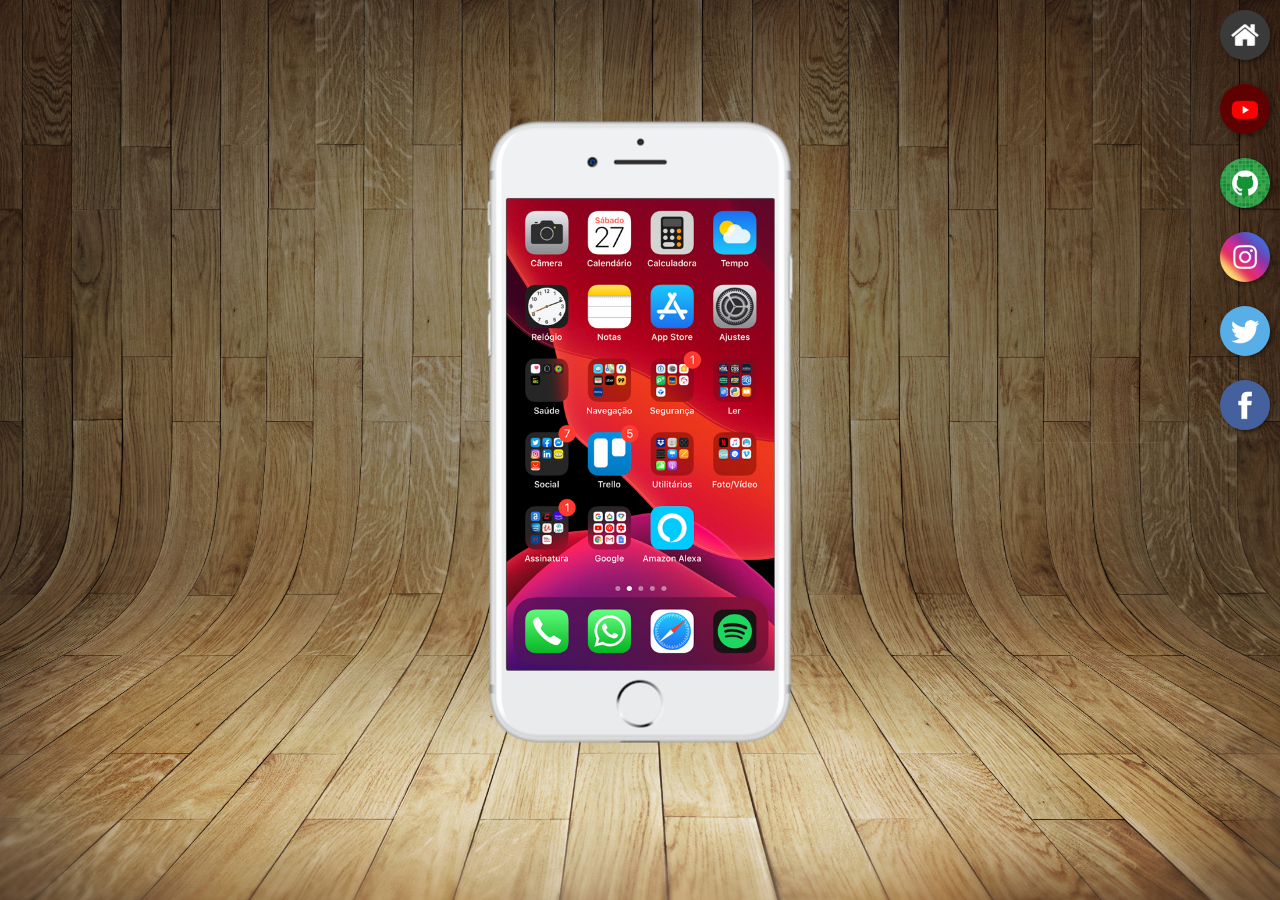
<file: index.html>
<!DOCTYPE html>
<html lang="pt-br">
<head>
    <meta charset="UTF-8">
    <meta http-equiv="X-UA-Compatible" content="IE=edge">
    <meta name="viewport" content="width=device-width, initial-scale=1.0">
    <title>Projeto Redes Sociais</title>
    <link rel="stylesheet" href="estilos/style.css">
</head>
<body>
    <main>
        <section id="telefone">
            <iframe src="home.html" frameborder="0" name="tela" id="tela">O seu navegador não é compatível com esse recurso.</iframe>
        </section>
        <section id="redes-sociais">
            <a href="home.html" target="tela"><img src="imagens/logo-home.jpg" alt="home"></a> <br>
            <a href="youtube.html" target="tela"><img src="imagens/logo-youtube.jpg" alt="youtube"></a> <br>
            <a href="github.html" target="tela"><img src="imagens/logo-github.jpg" alt="github"></a> <br>
            <a href="instagram.html" target="tela"><img src="imagens/logo-instagram.jpg" alt="instagram"></a> <br>
            <a href="twitter.html" target="tela"><img src="imagens/logo-twitter.jpg" alt="twitter"></a> <br>
            <a href="facebook.html" target="tela"><img src="imagens/logo-facebook.jpg" alt="facebook"></a>
        </section>
    </main>
    
</body>
</html>
</file>
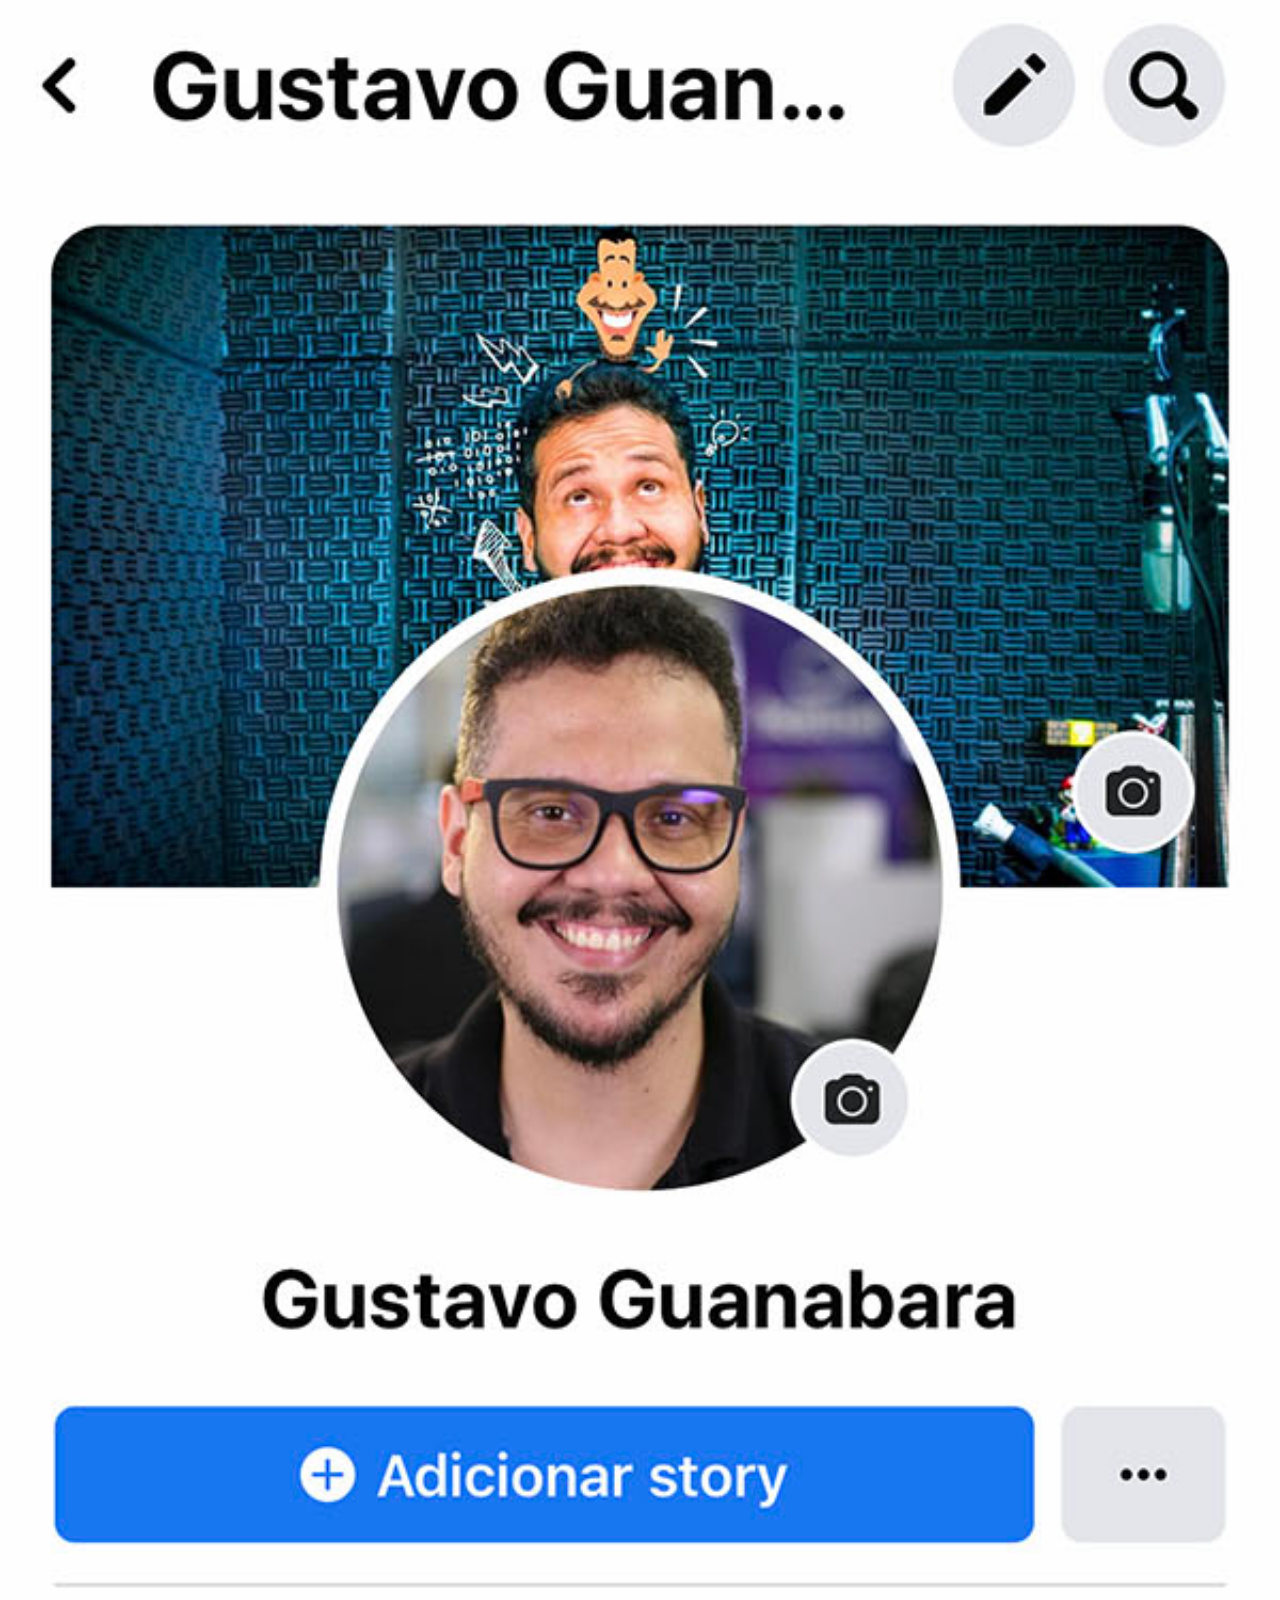
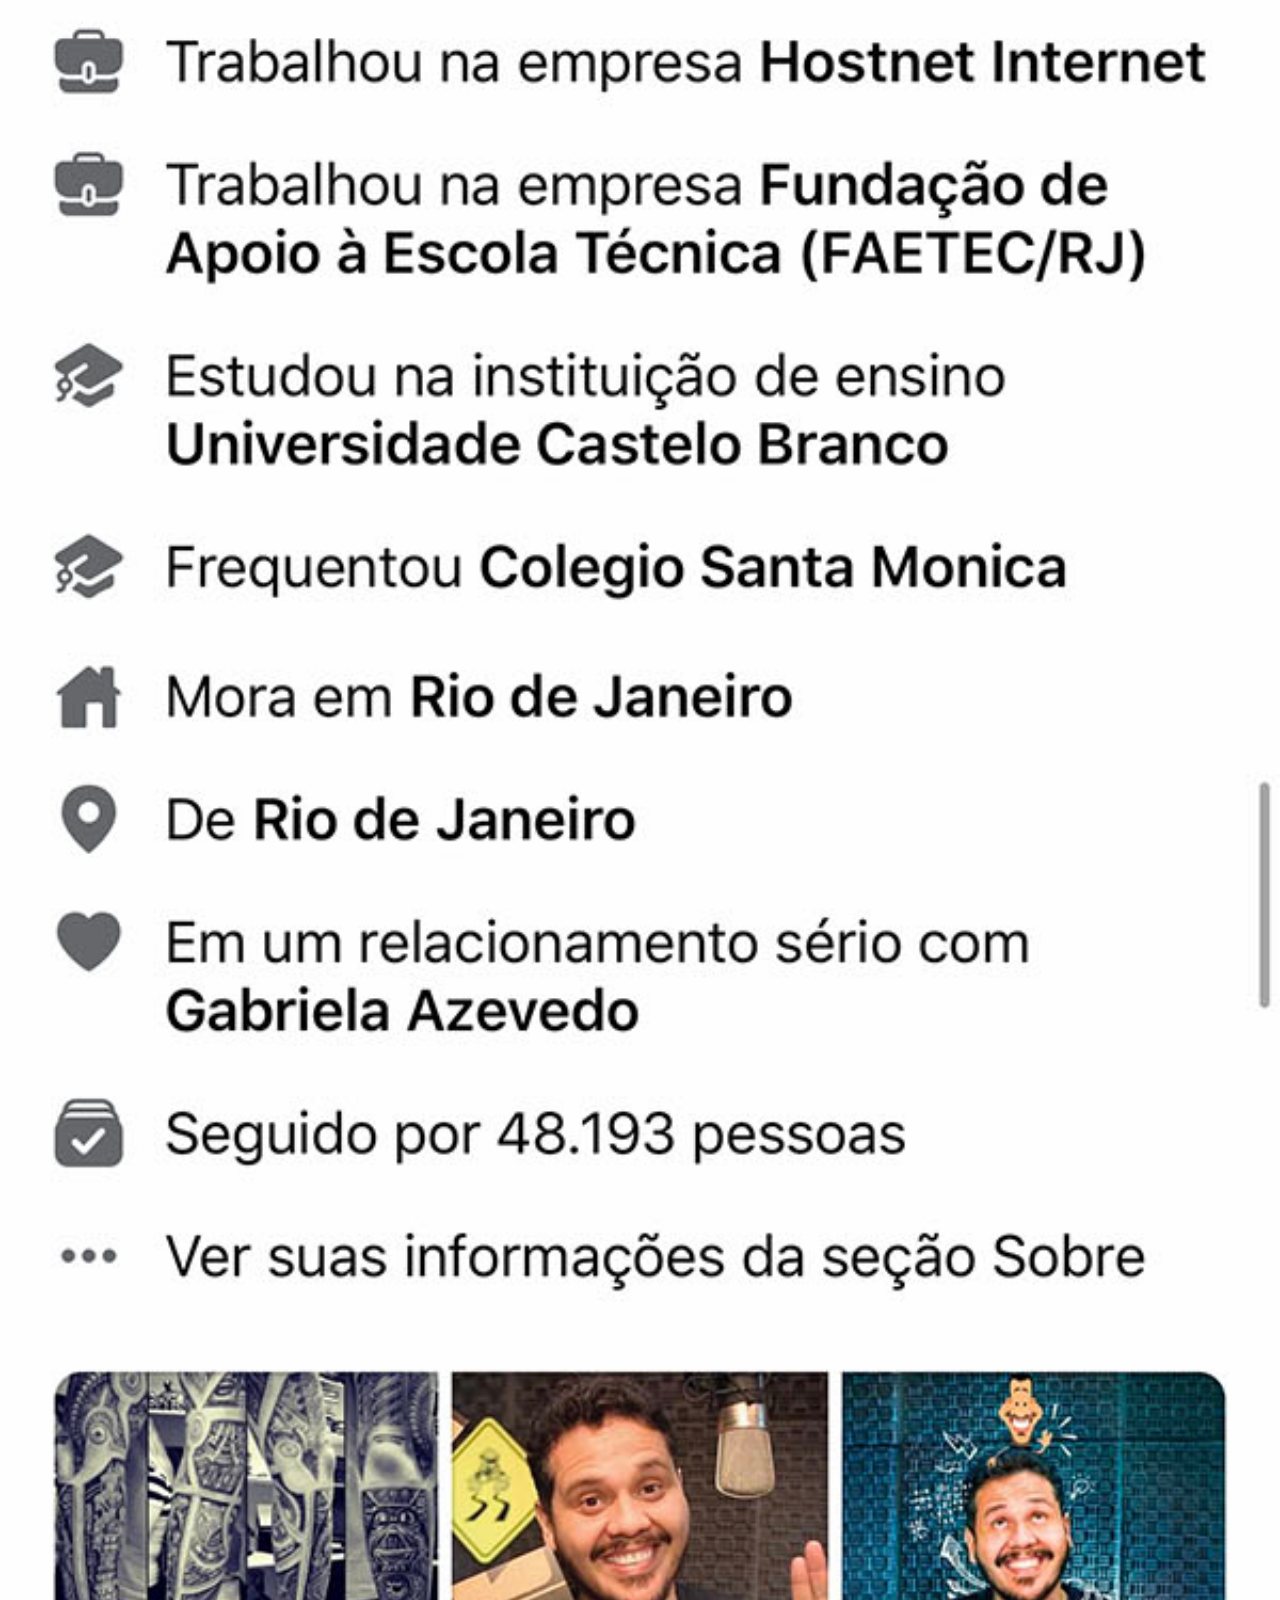
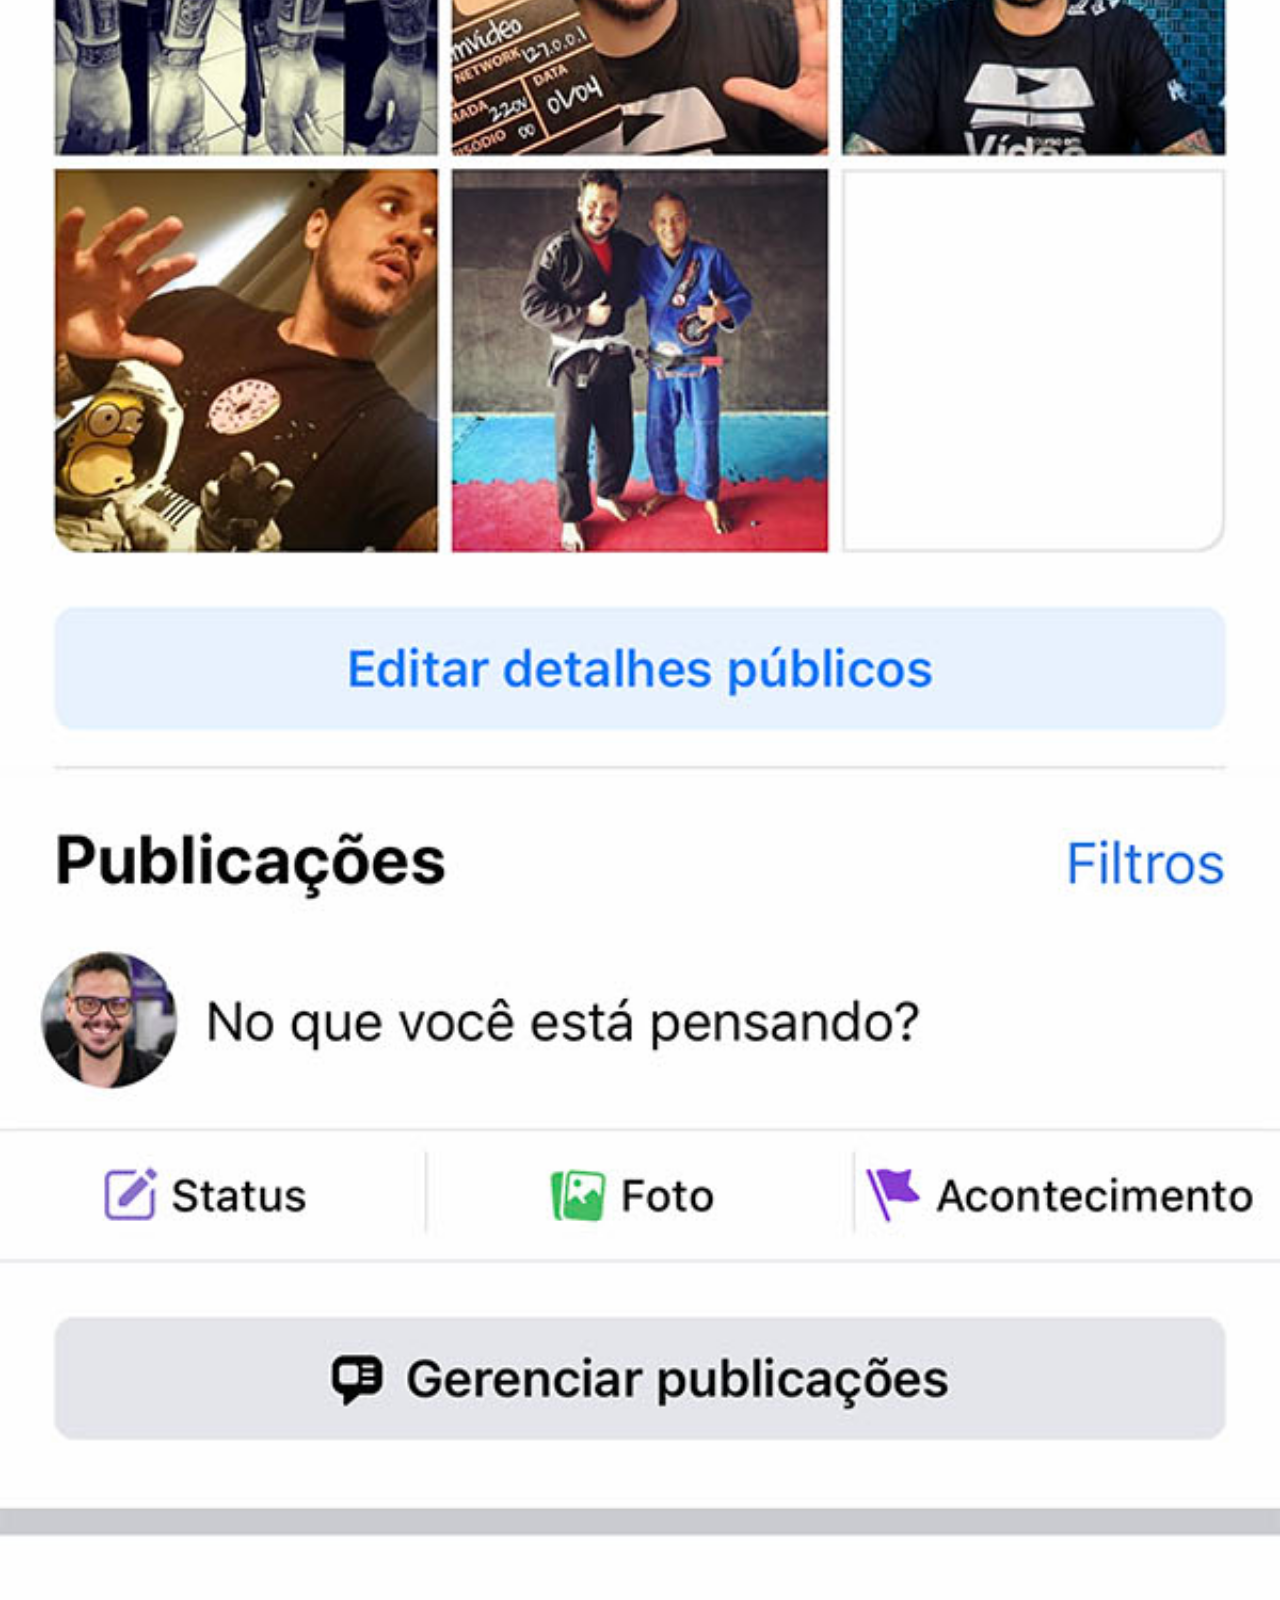
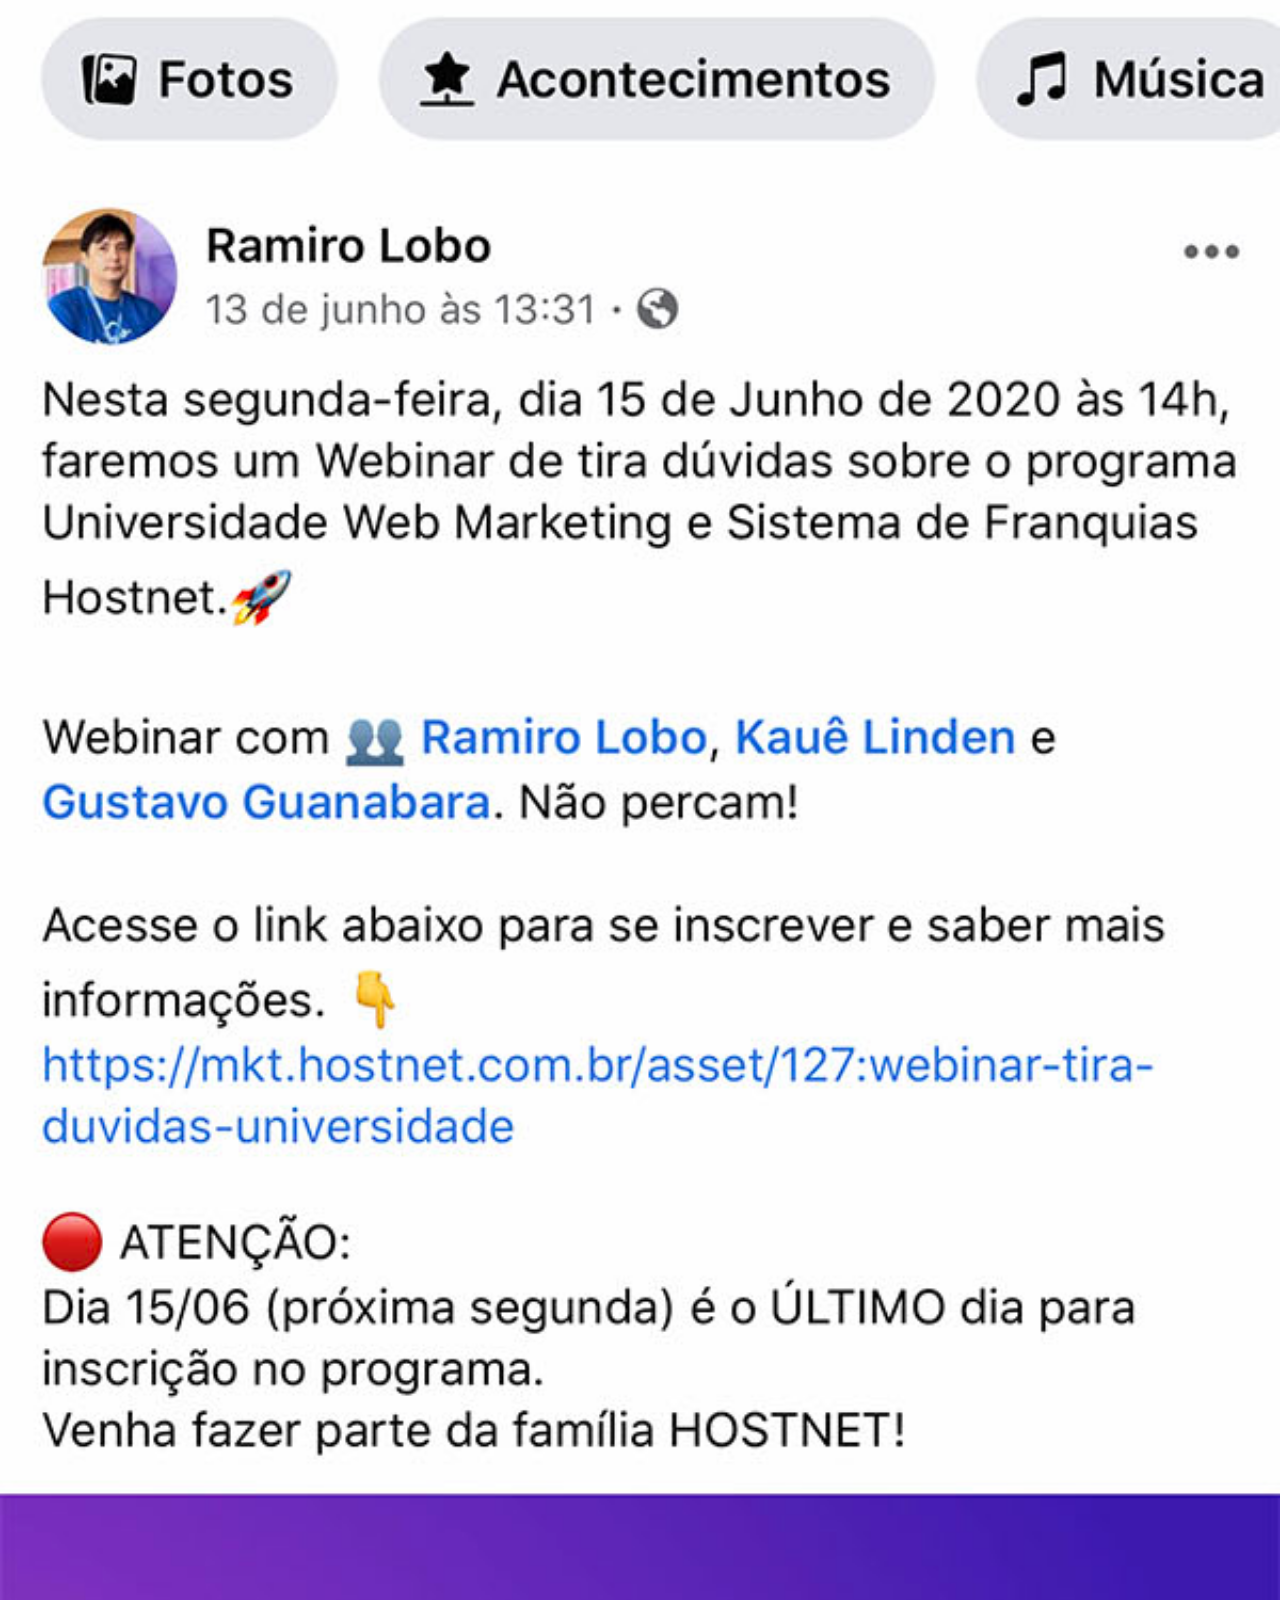
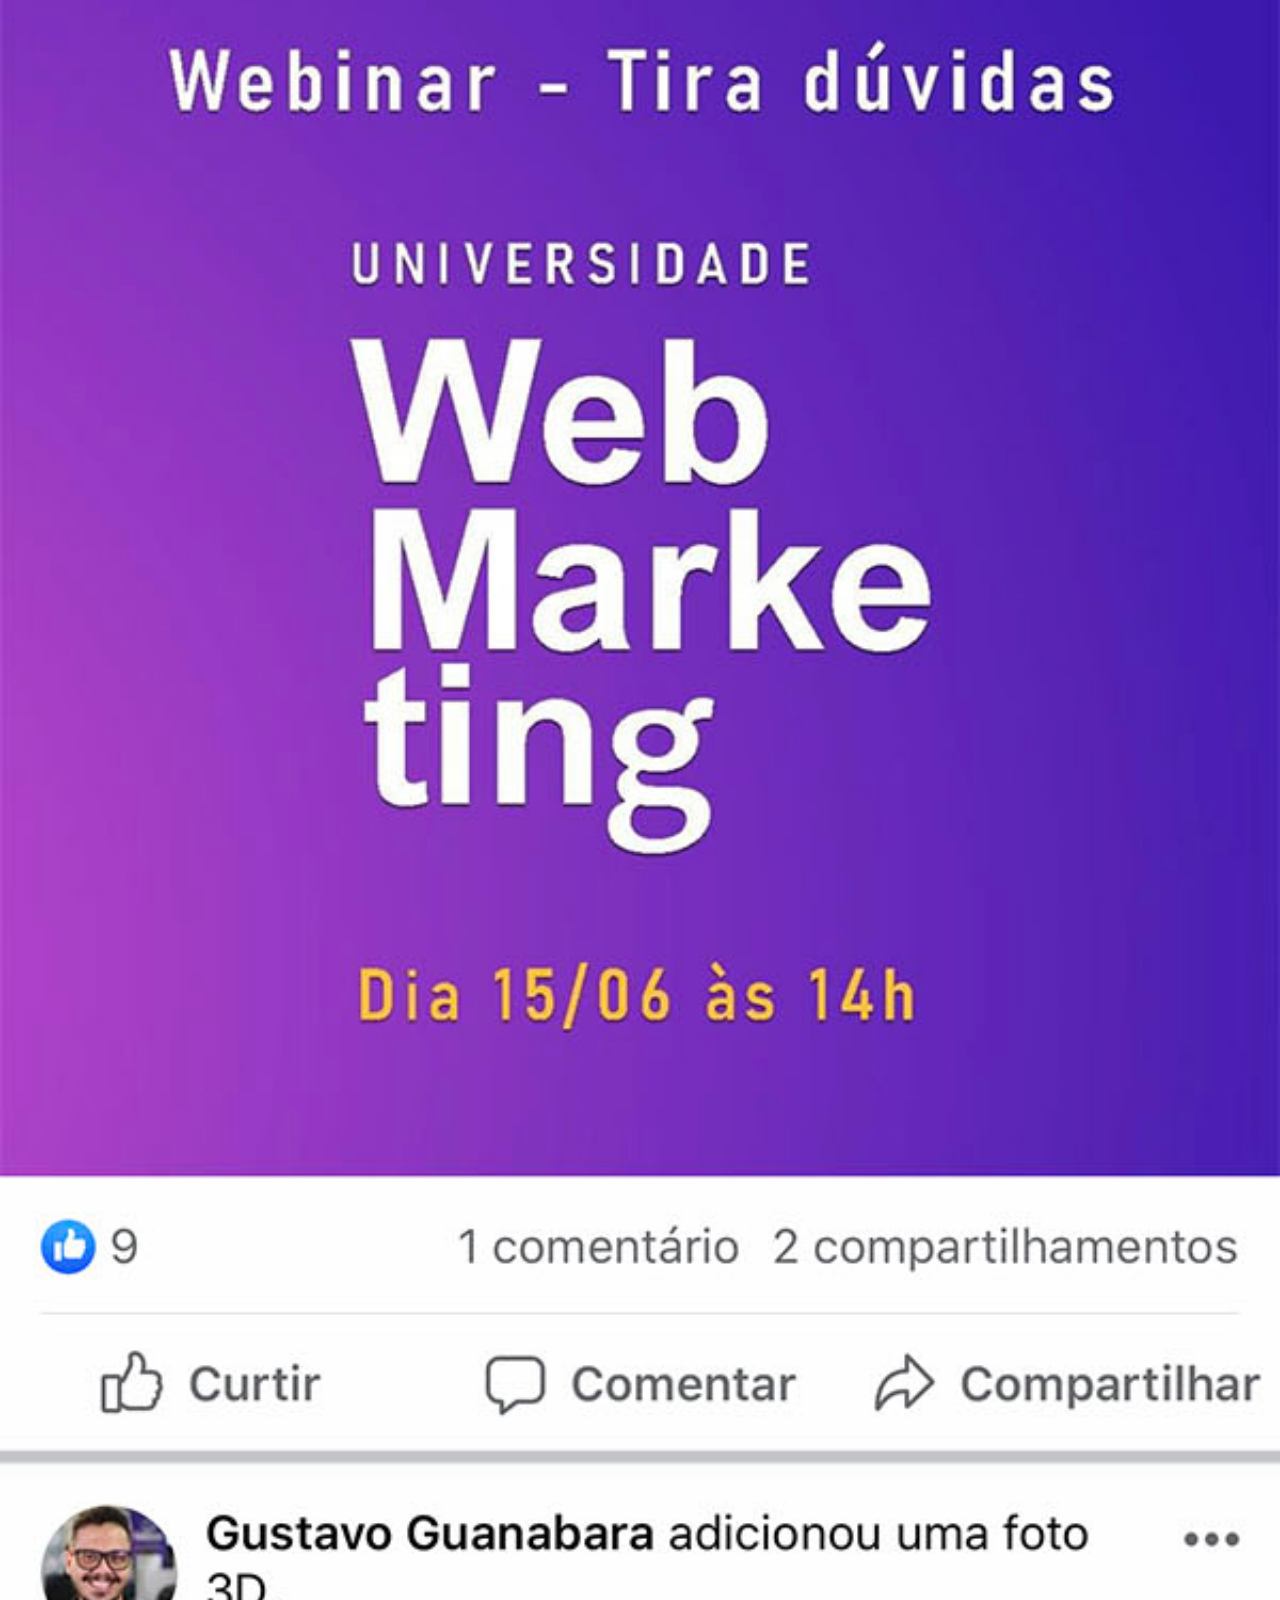
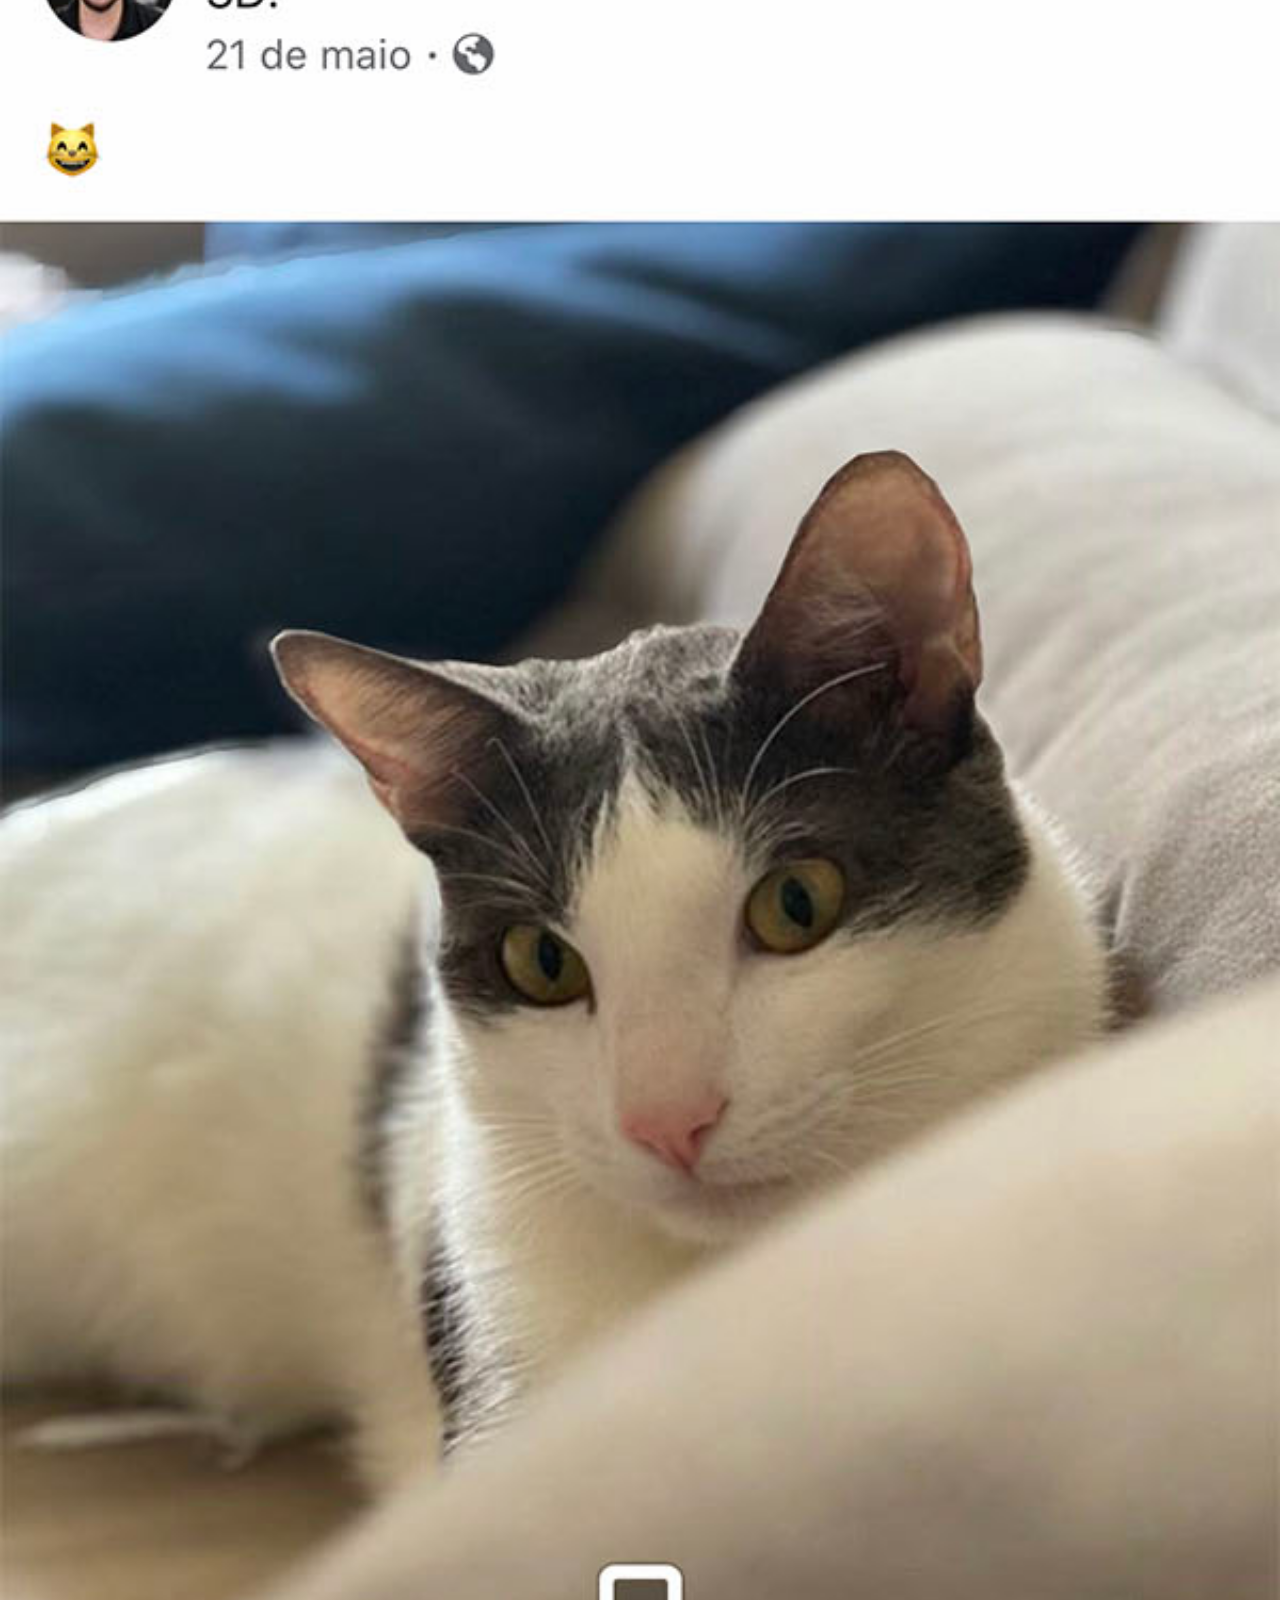
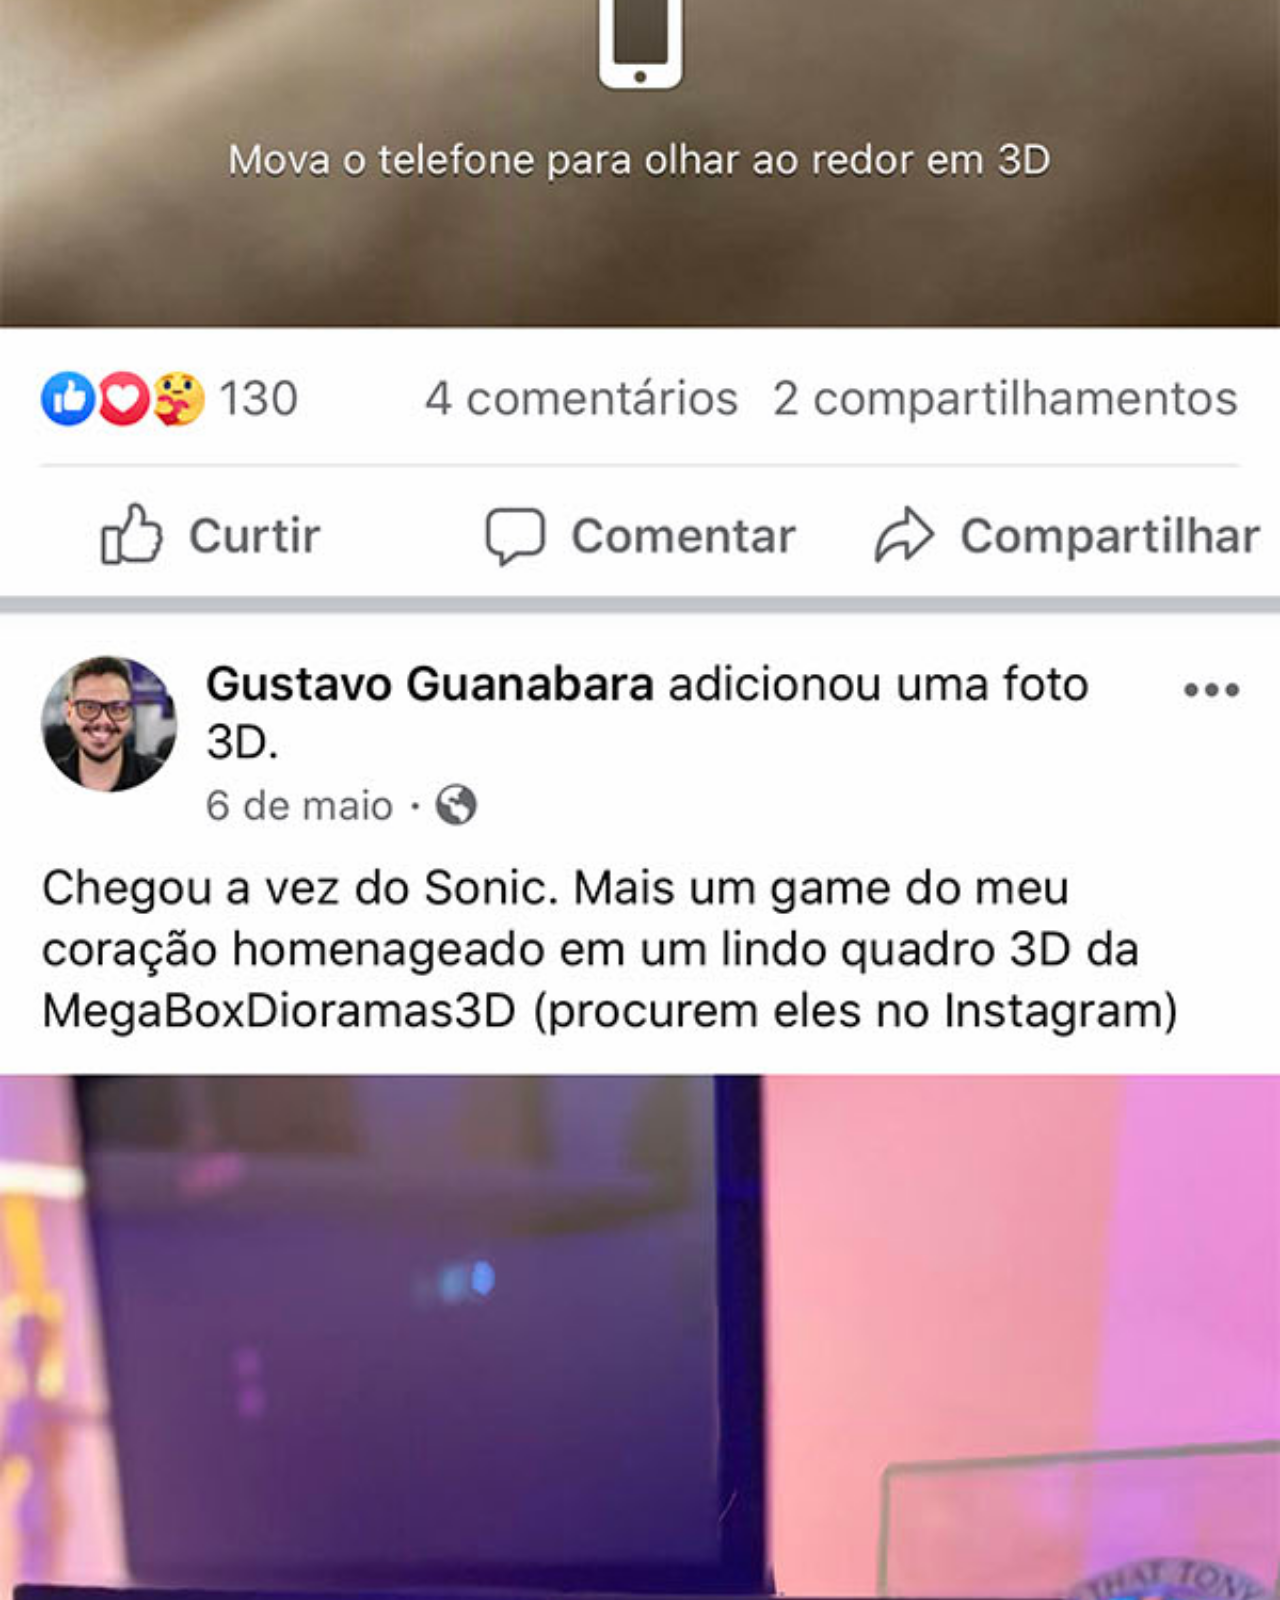
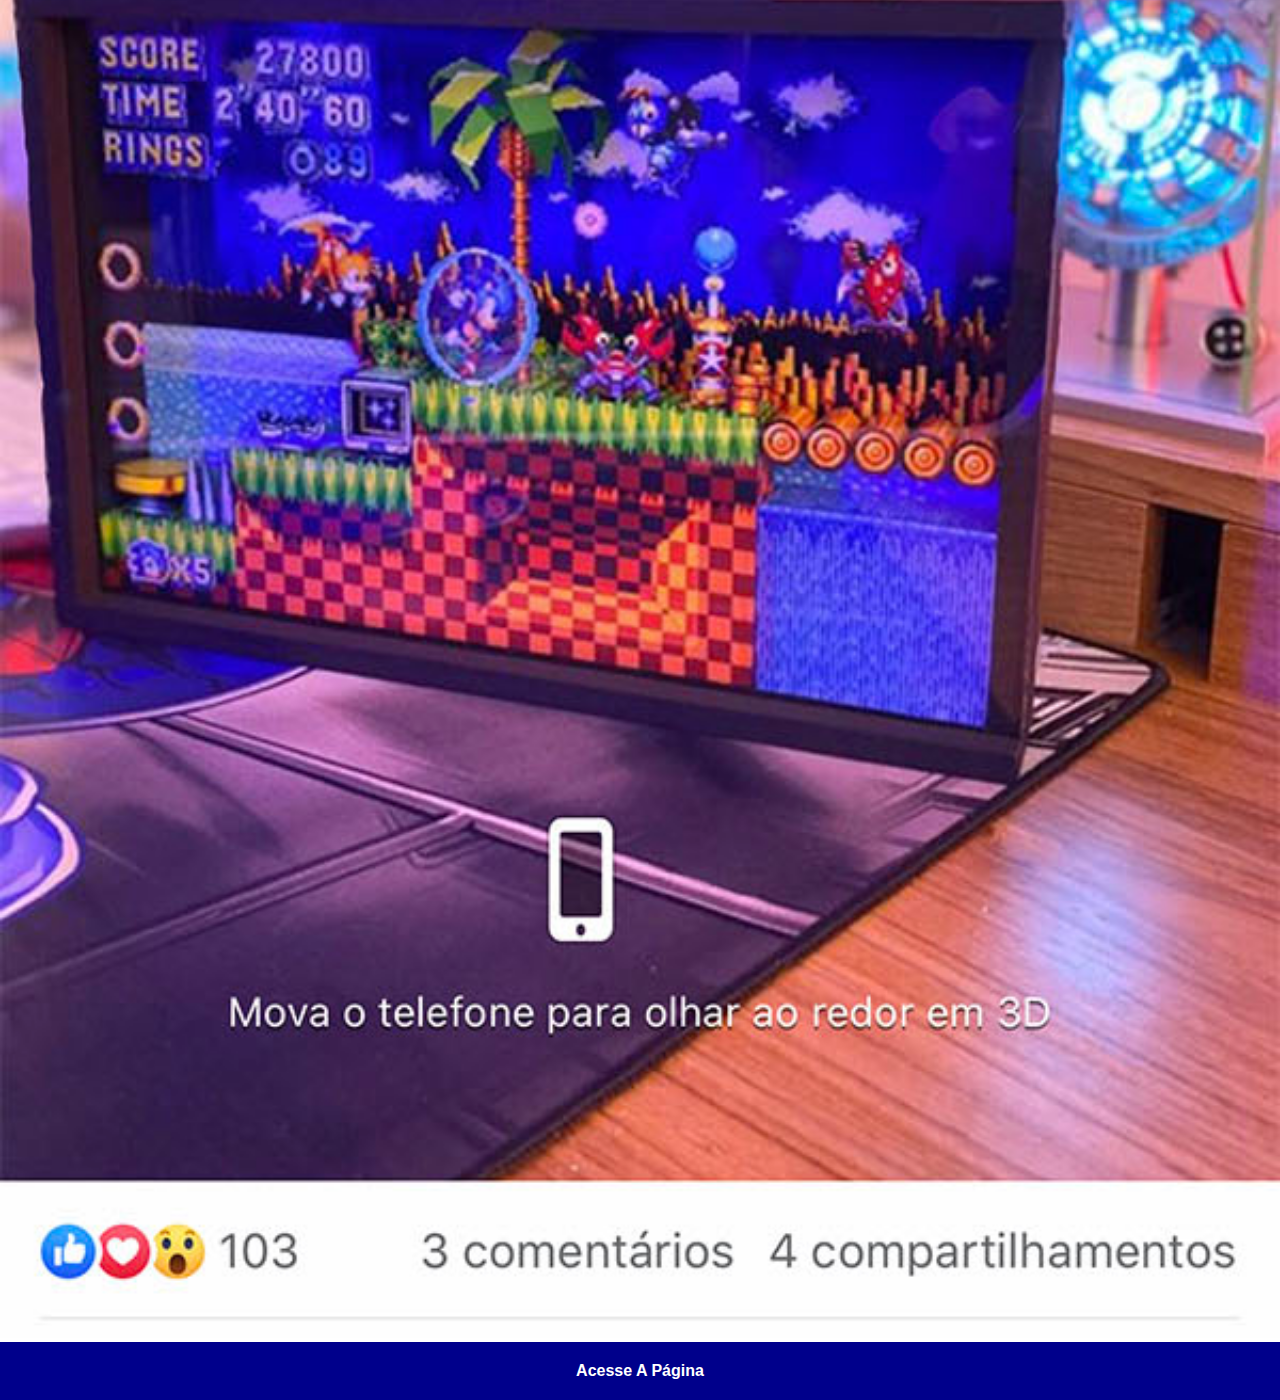
<file: facebook.html>
<!DOCTYPE html>
<html lang="pt-br">
<head>
    <meta charset="UTF-8">
    <meta http-equiv="X-UA-Compatible" content="IE=edge">
    <meta name="viewport" content="width=device-width, initial-scale=1.0">
    <title>Facebook</title>
    <style>
        
        ::-webkit-scrollbar{
            width: 0px;
            height: 0px;
        }

        *{
            font-family: Arial, Helvetica, sans-serif;
            margin: 0px;
            padding: 0px;
        }

        img{
            width: 100vw;
        }

        a{
            display: block;
            background-color: darkblue;
            color: white;
            padding: 20px;
            text-align: center;
            font-weight: bolder;
            text-decoration: none;
        }

        a:hover{
            text-decoration: underline;
            color: lightblue;
            font-weight: bold;
            transition: 0.3s;
        }
    </style>
</head>
<body>
    <img src="imagens/tela-facebook.jpg" alt="Facebook">
    <a href="https://www.facebook.com/gustavoguanabara" target="_blank">Acesse A Página</a>
    
</body>
</html>
</file>
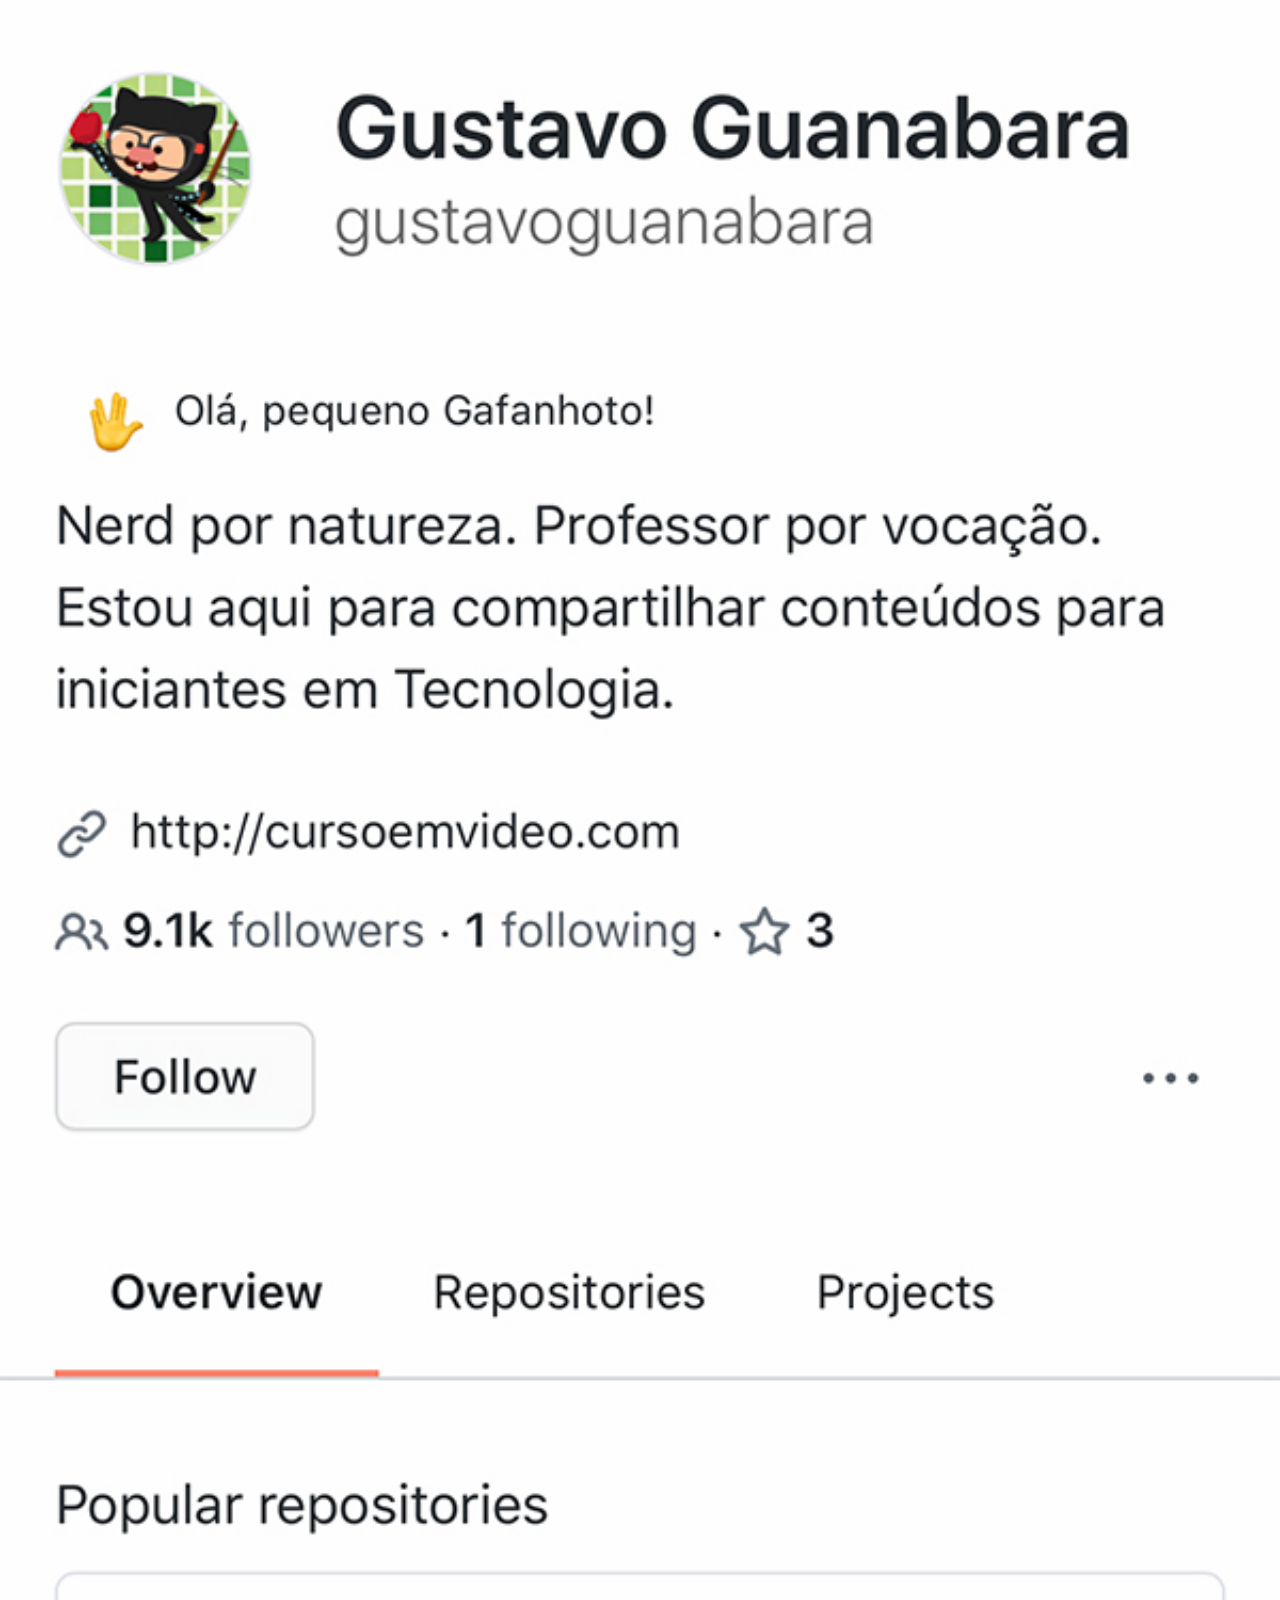
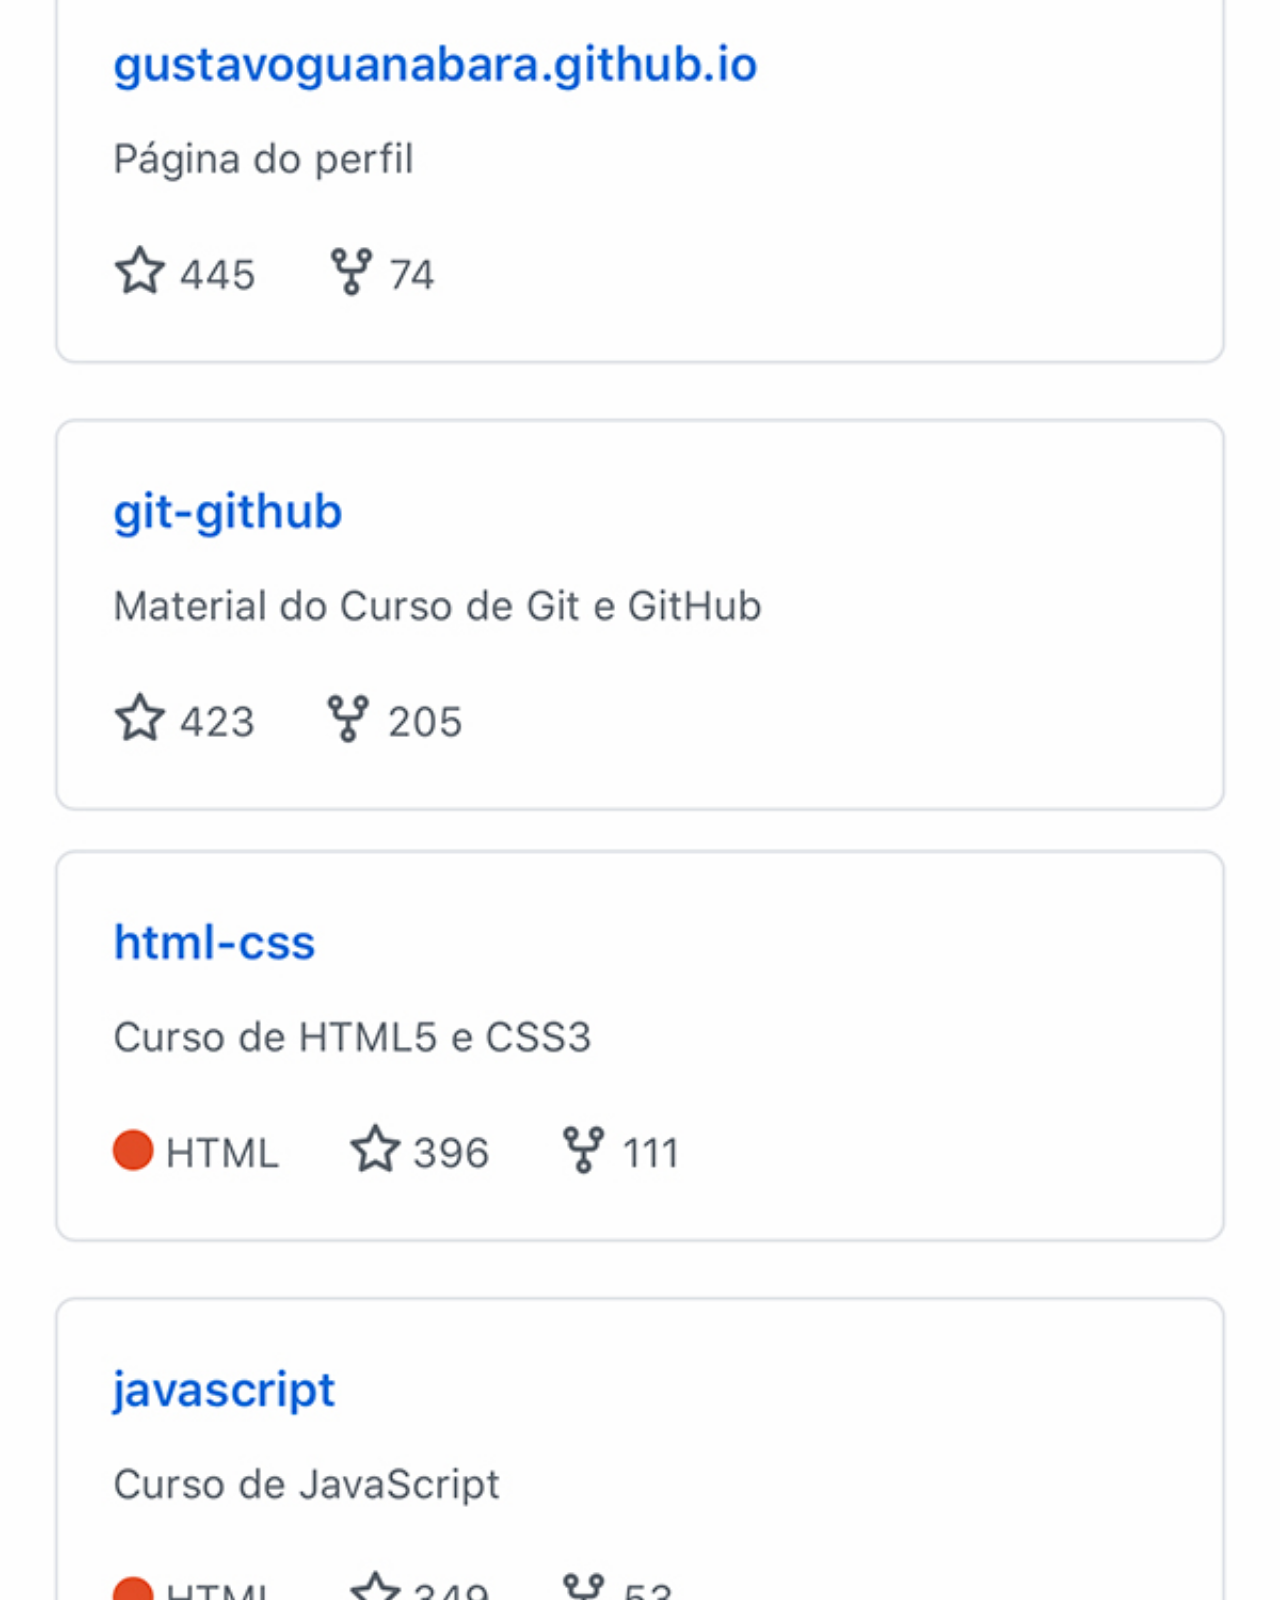
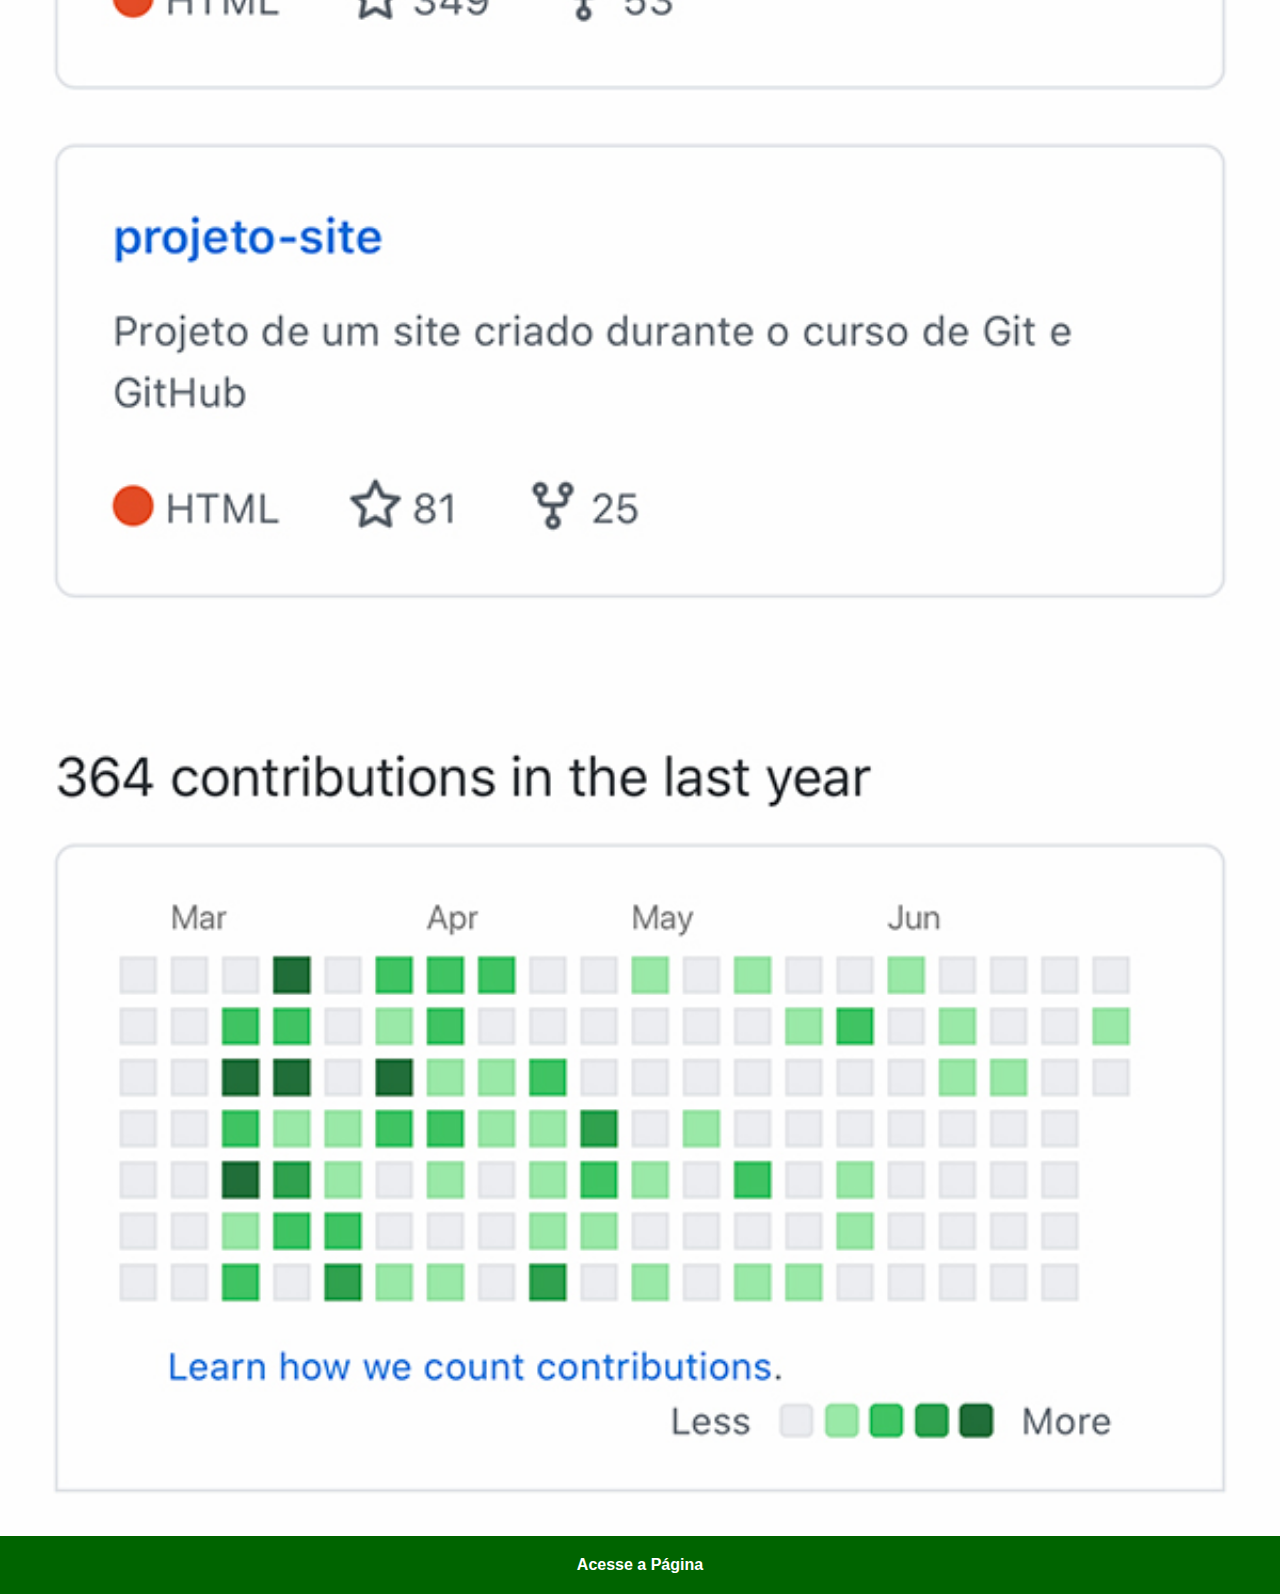
<file: github.html>
<!DOCTYPE html>
<html lang="pt-br">
<head>
    <meta charset="UTF-8">
    <meta http-equiv="X-UA-Compatible" content="IE=edge">
    <meta name="viewport" content="width=device-width, initial-scale=1.0">
    <title>Github</title>
    <style>
        
        ::-webkit-scrollbar{
            width: 0px;
            height: 0px;
        }

        *{
            font-family: Arial, Helvetica, sans-serif;
            margin: 0px;
            padding: 0px;
        }

        img{
            width: 100vw;
        }

        a{
            display: block;
            background-color: darkgreen;
            color: white;
            padding: 20px;
            text-align: center;
            font-weight: bolder;
            text-decoration: none;
        }

        a:hover{
            text-decoration: underline;
            color: lightgreen;
            font-weight: bold;
            transition: 0.3s;
        }
    </style>
</head>
<body>
    <img src="imagens/tela-github.jpg" alt="Github">
    <a href="https://github.com/gustavoguanabara" target="_blank">Acesse a Página</a>
    
</body>
</html>
</file>
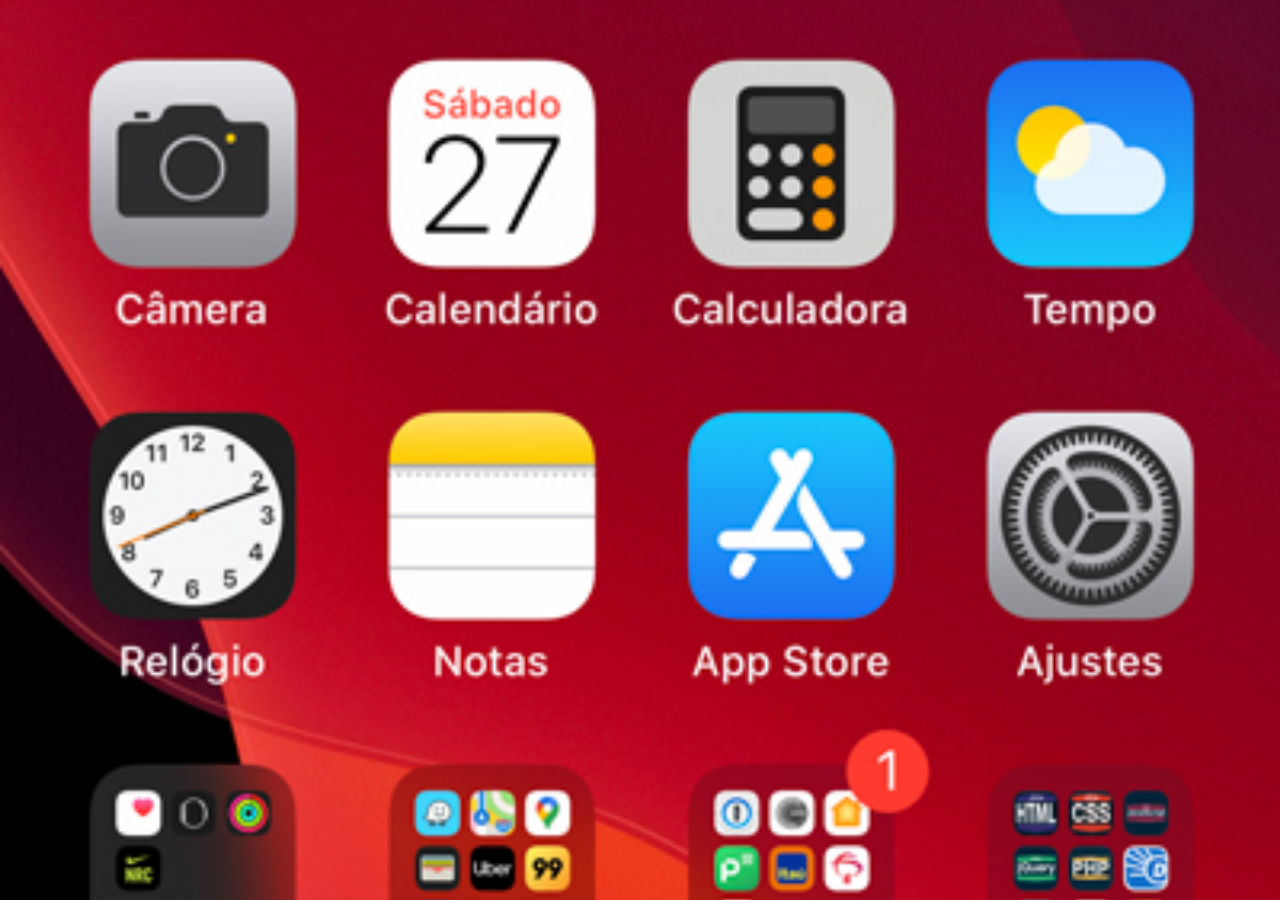
<file: home.html>
<!DOCTYPE html>
<html lang="pt-br">
<head>
    <meta charset="UTF-8">
    <meta http-equiv="X-UA-Compatible" content="IE=edge">
    <meta name="viewport" content="width=device-width, initial-scale=1.0">
    <title>Home</title>

</head>
<body>
    <style>
        *{
            margin: 0px;
            padding: 0px;
        }

        body{
            width: 100vw;
            height: 96vh;
            background: black url(imagens/tela-home.jpg) no-repeat top center;
            background-size: cover;
        }
    </style>
    
</body>
</html>
</file>
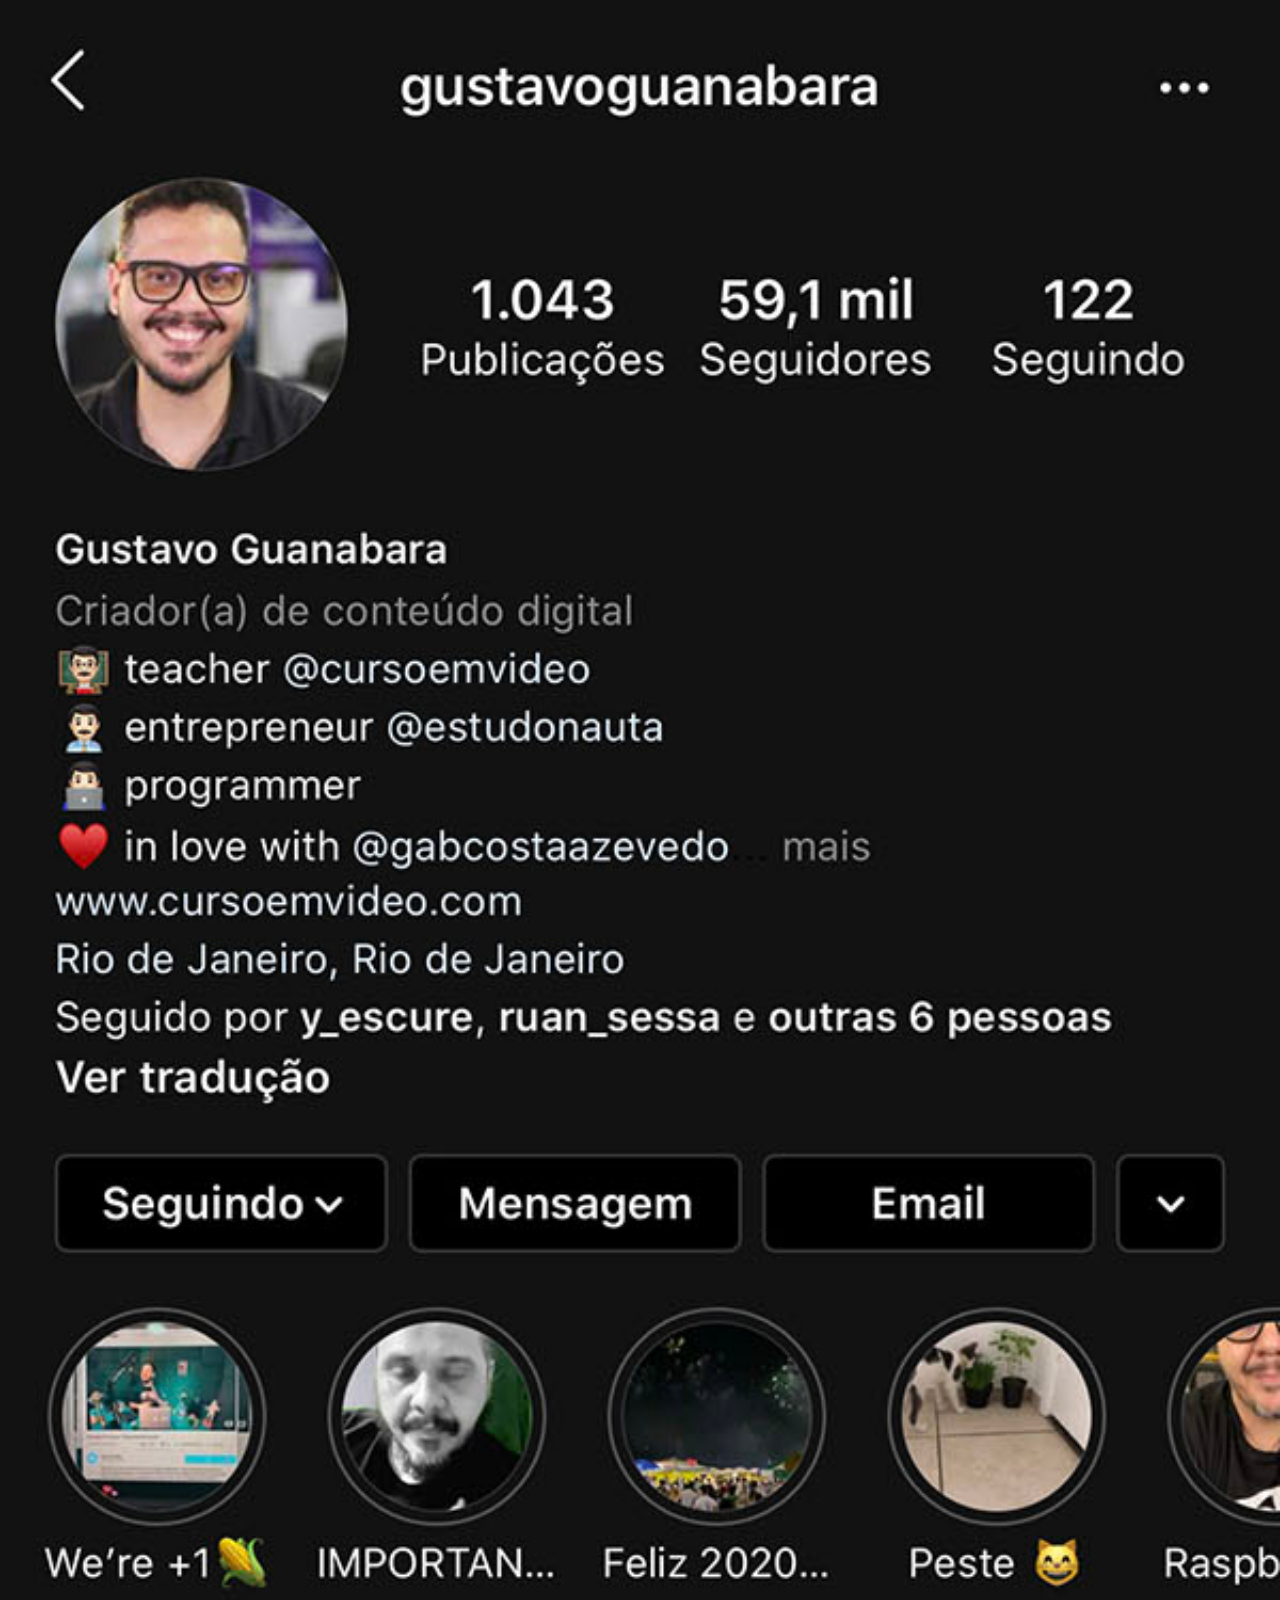
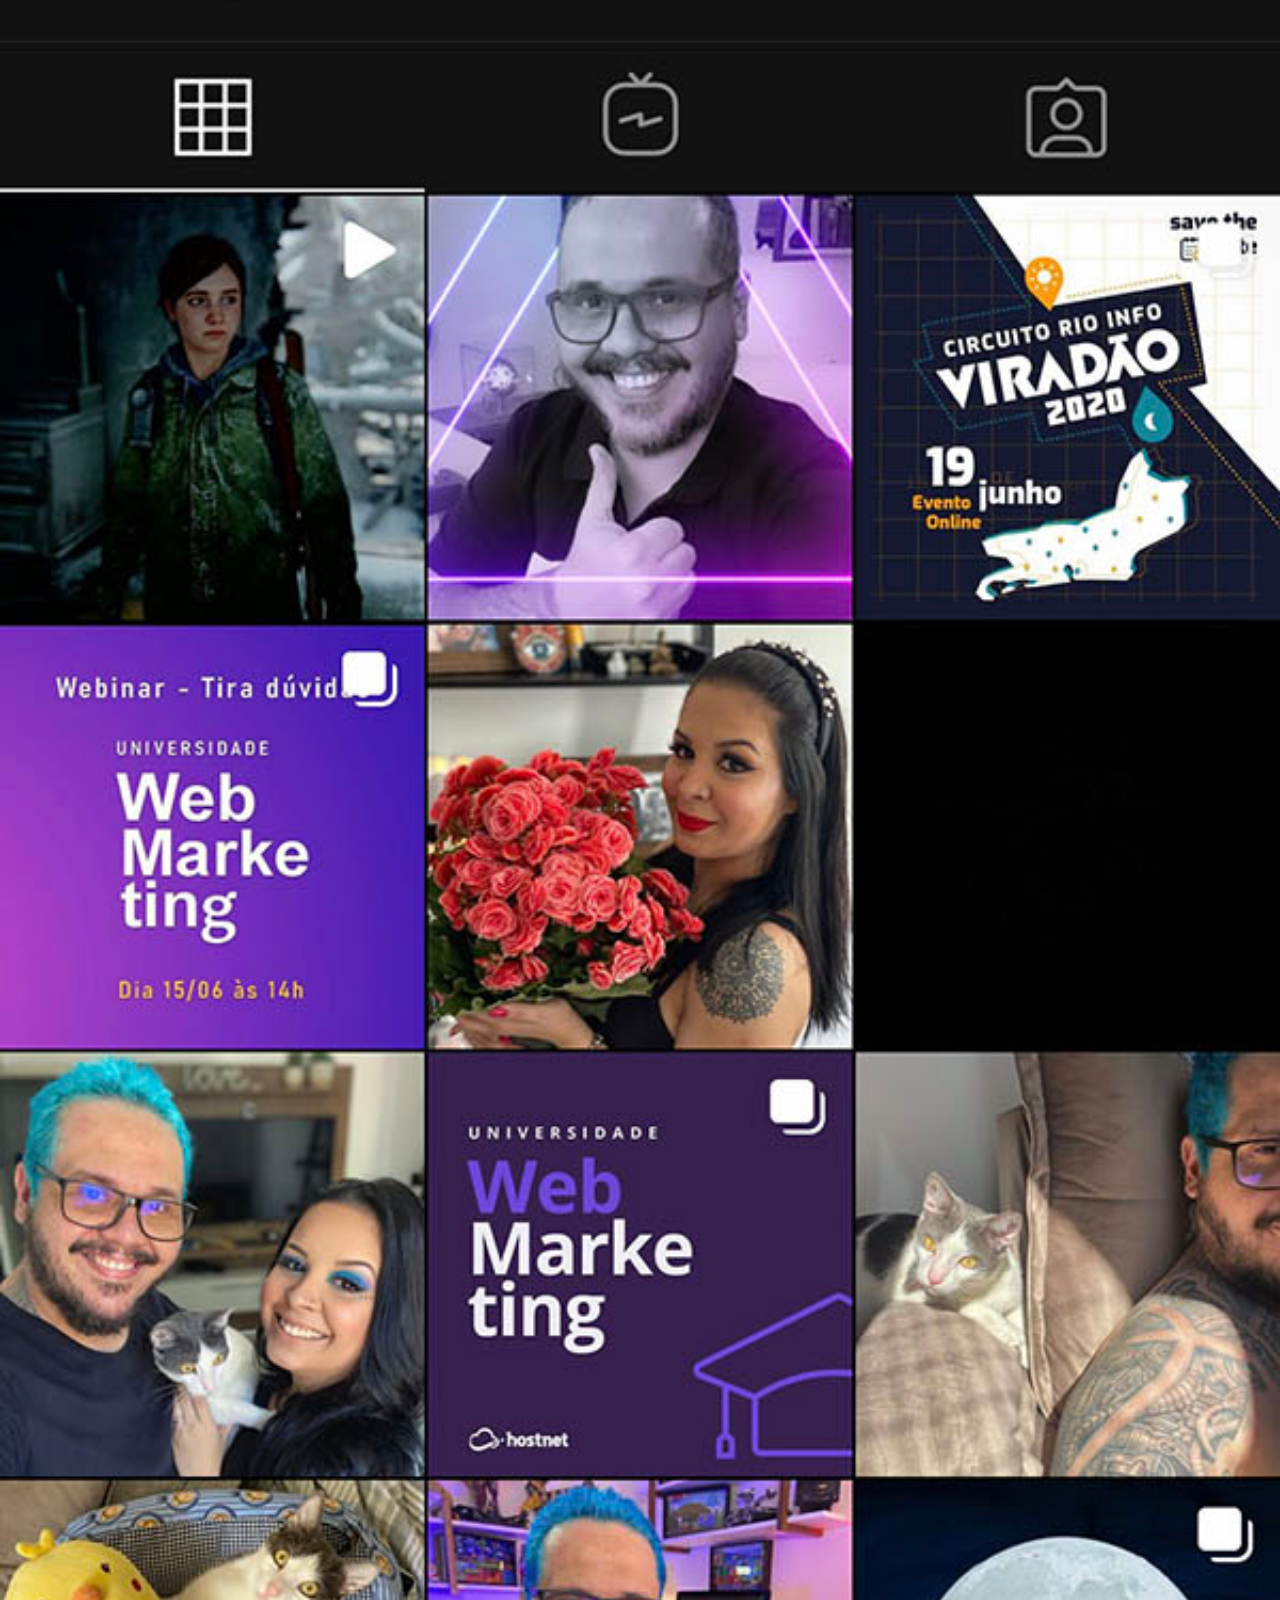
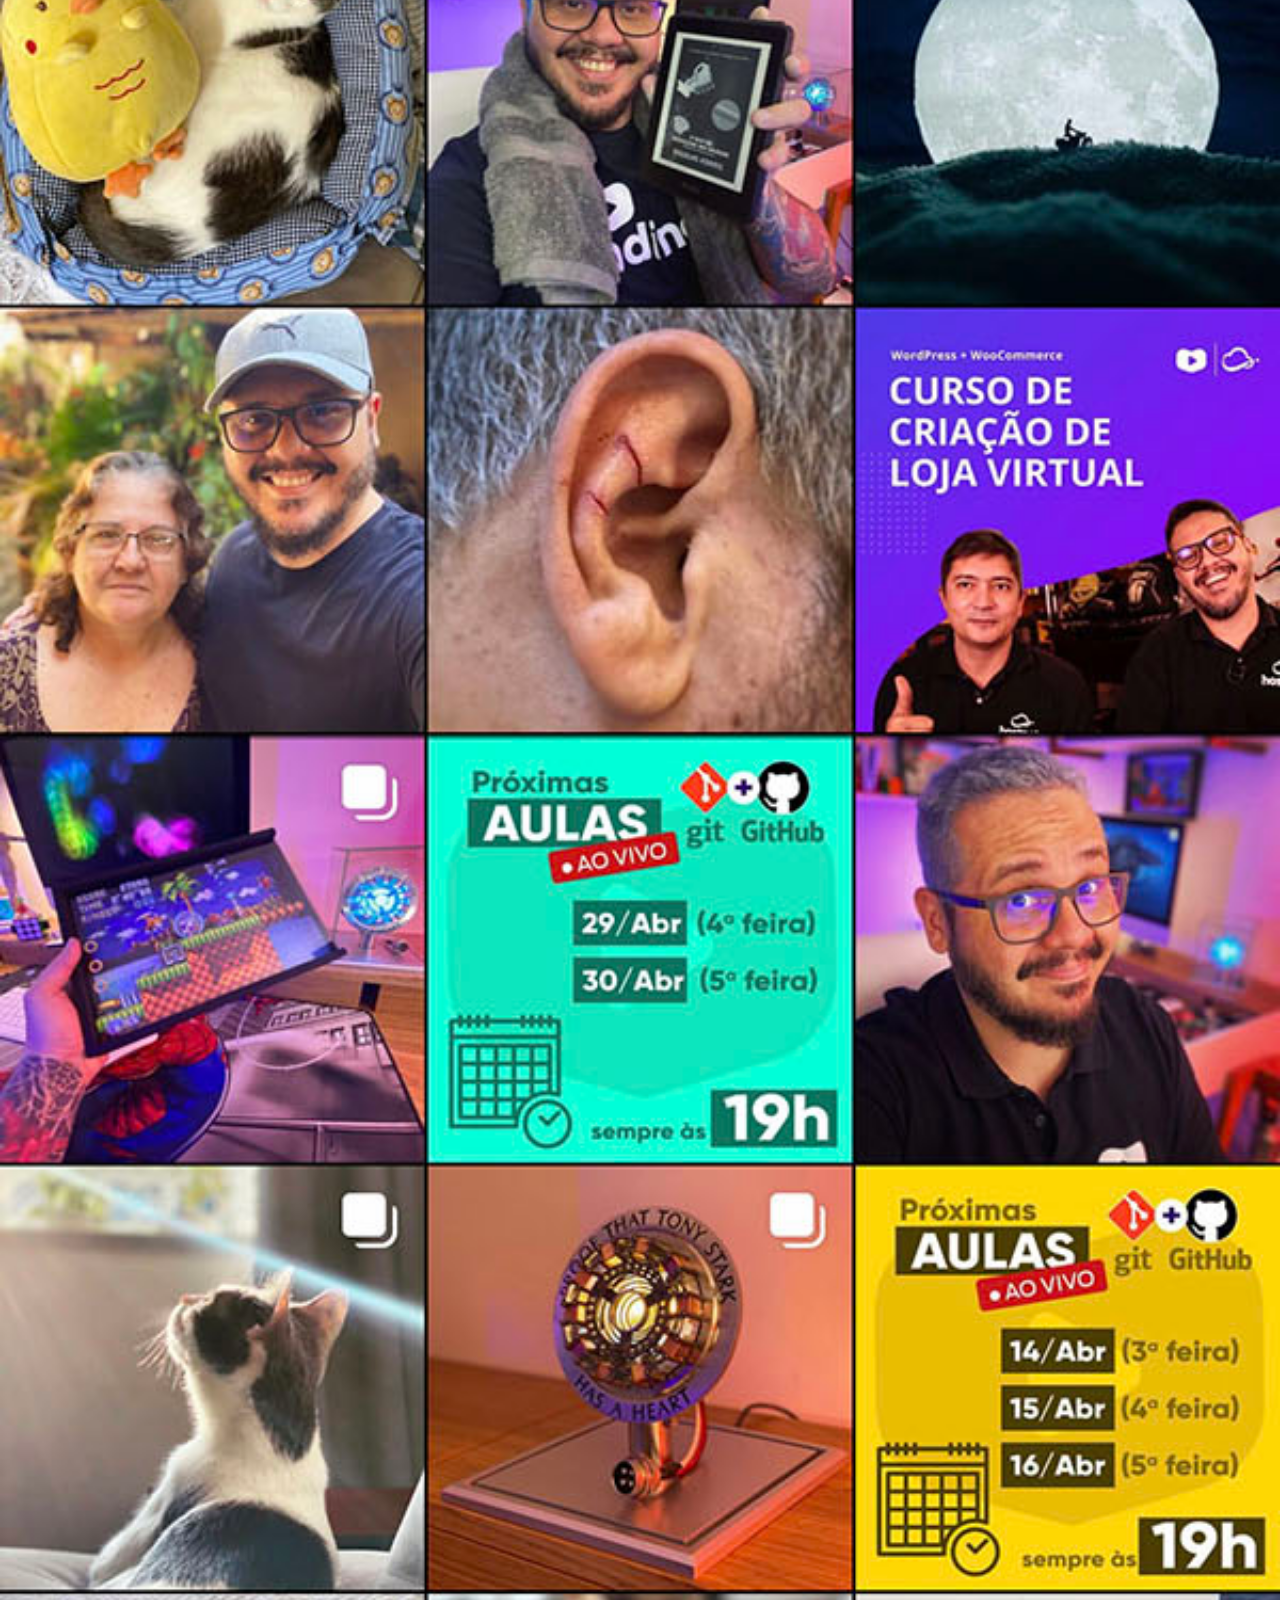
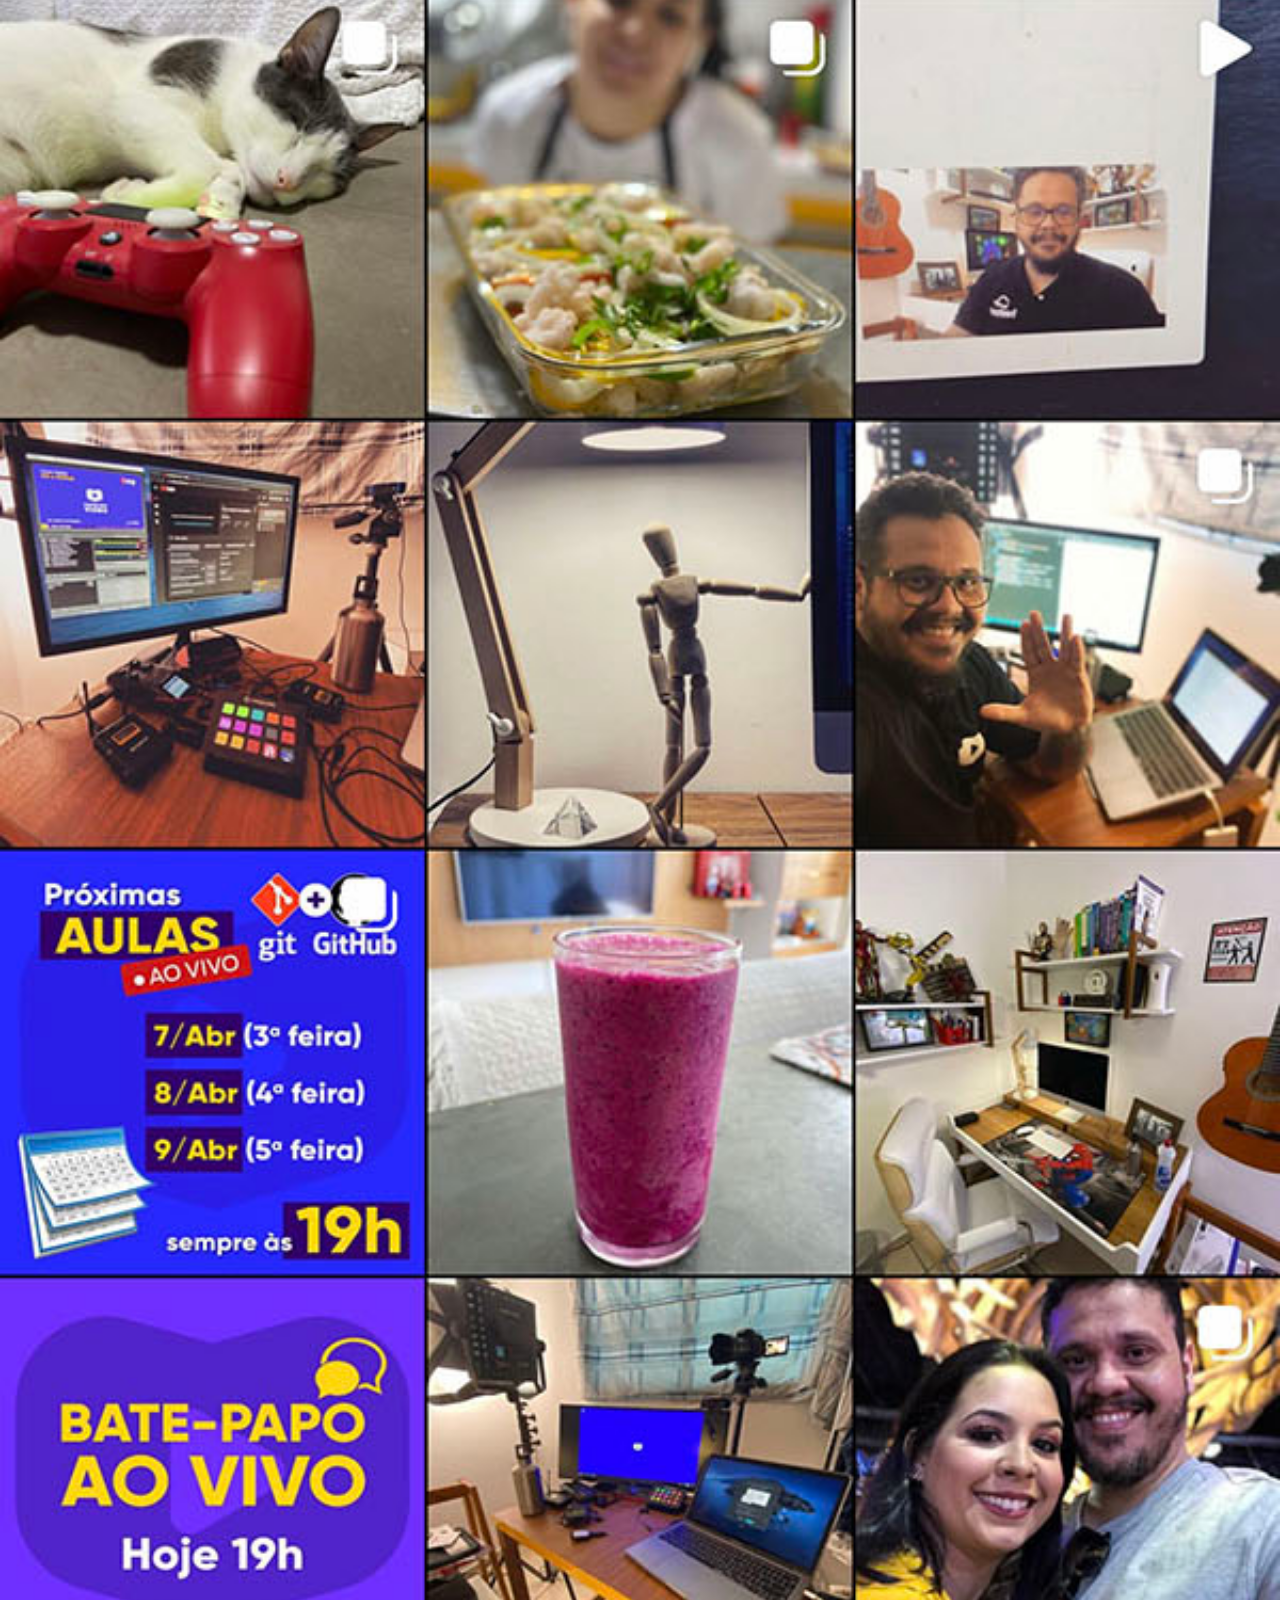
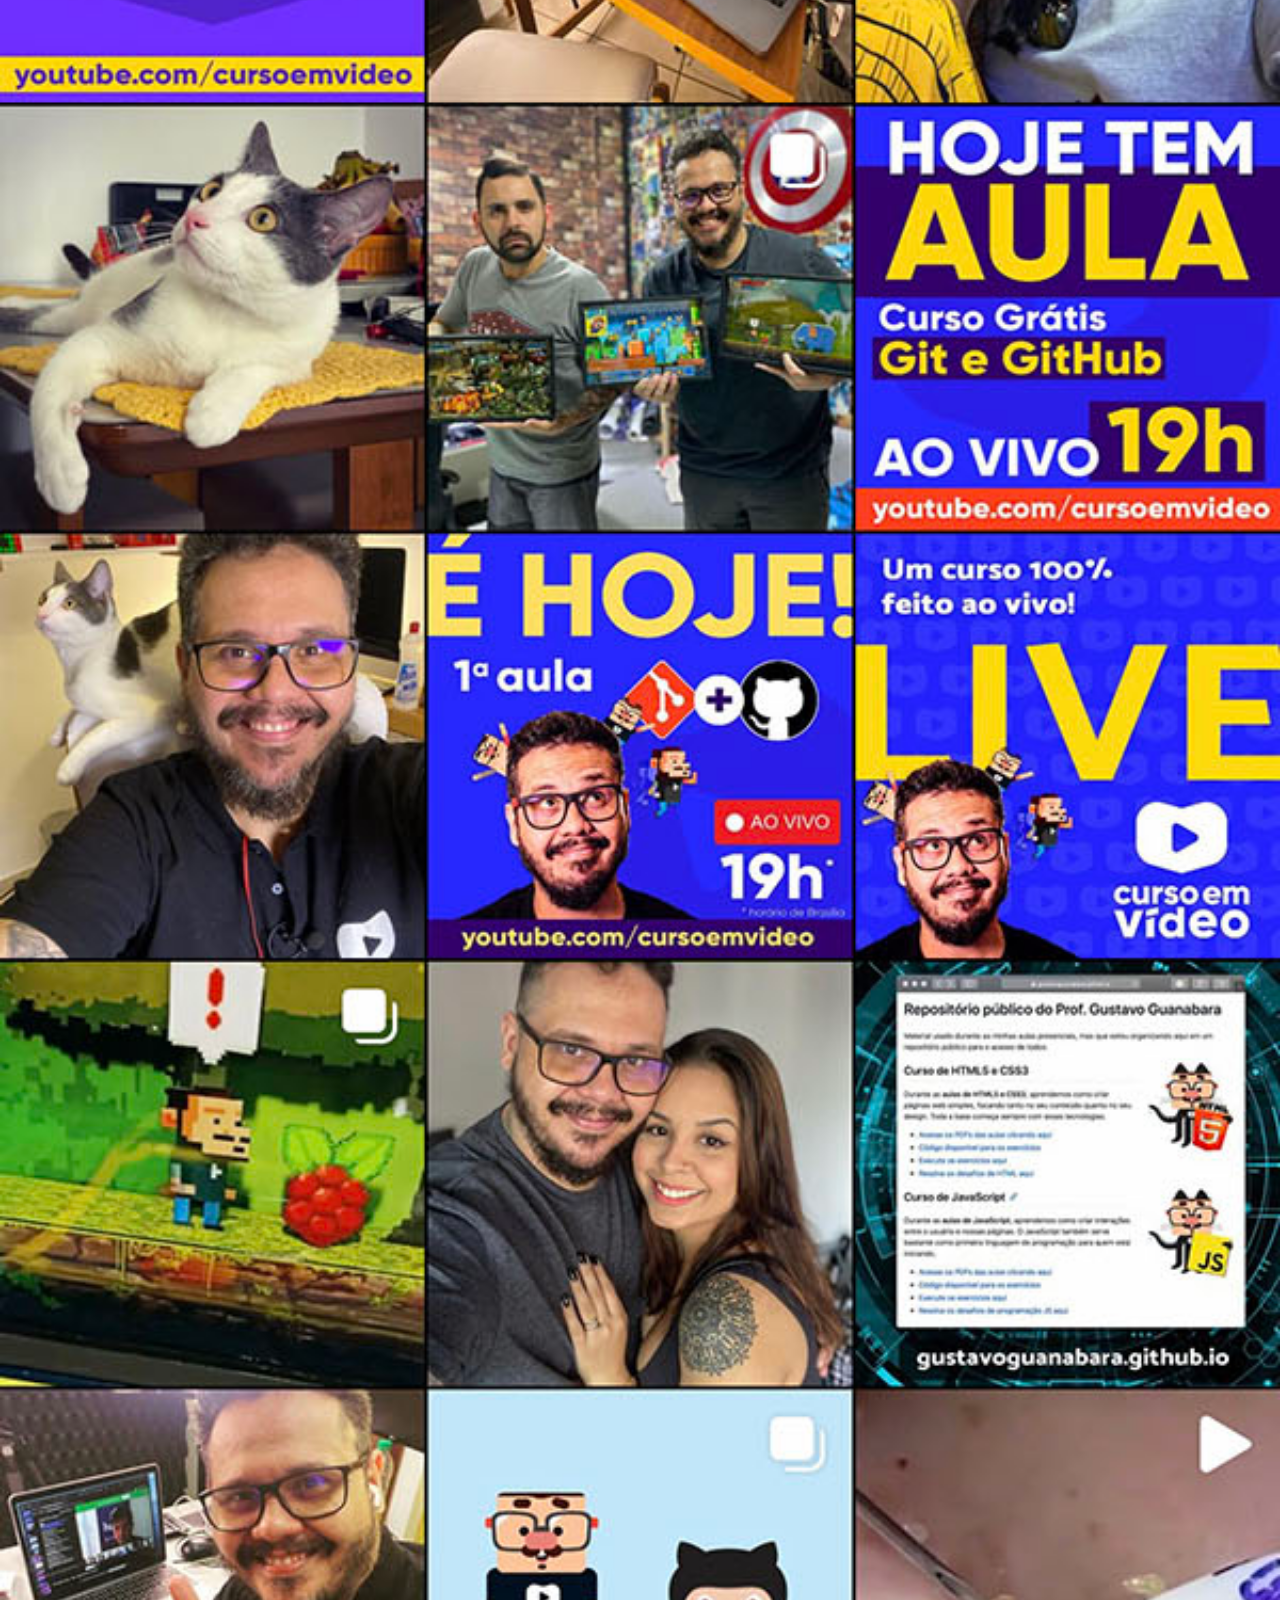
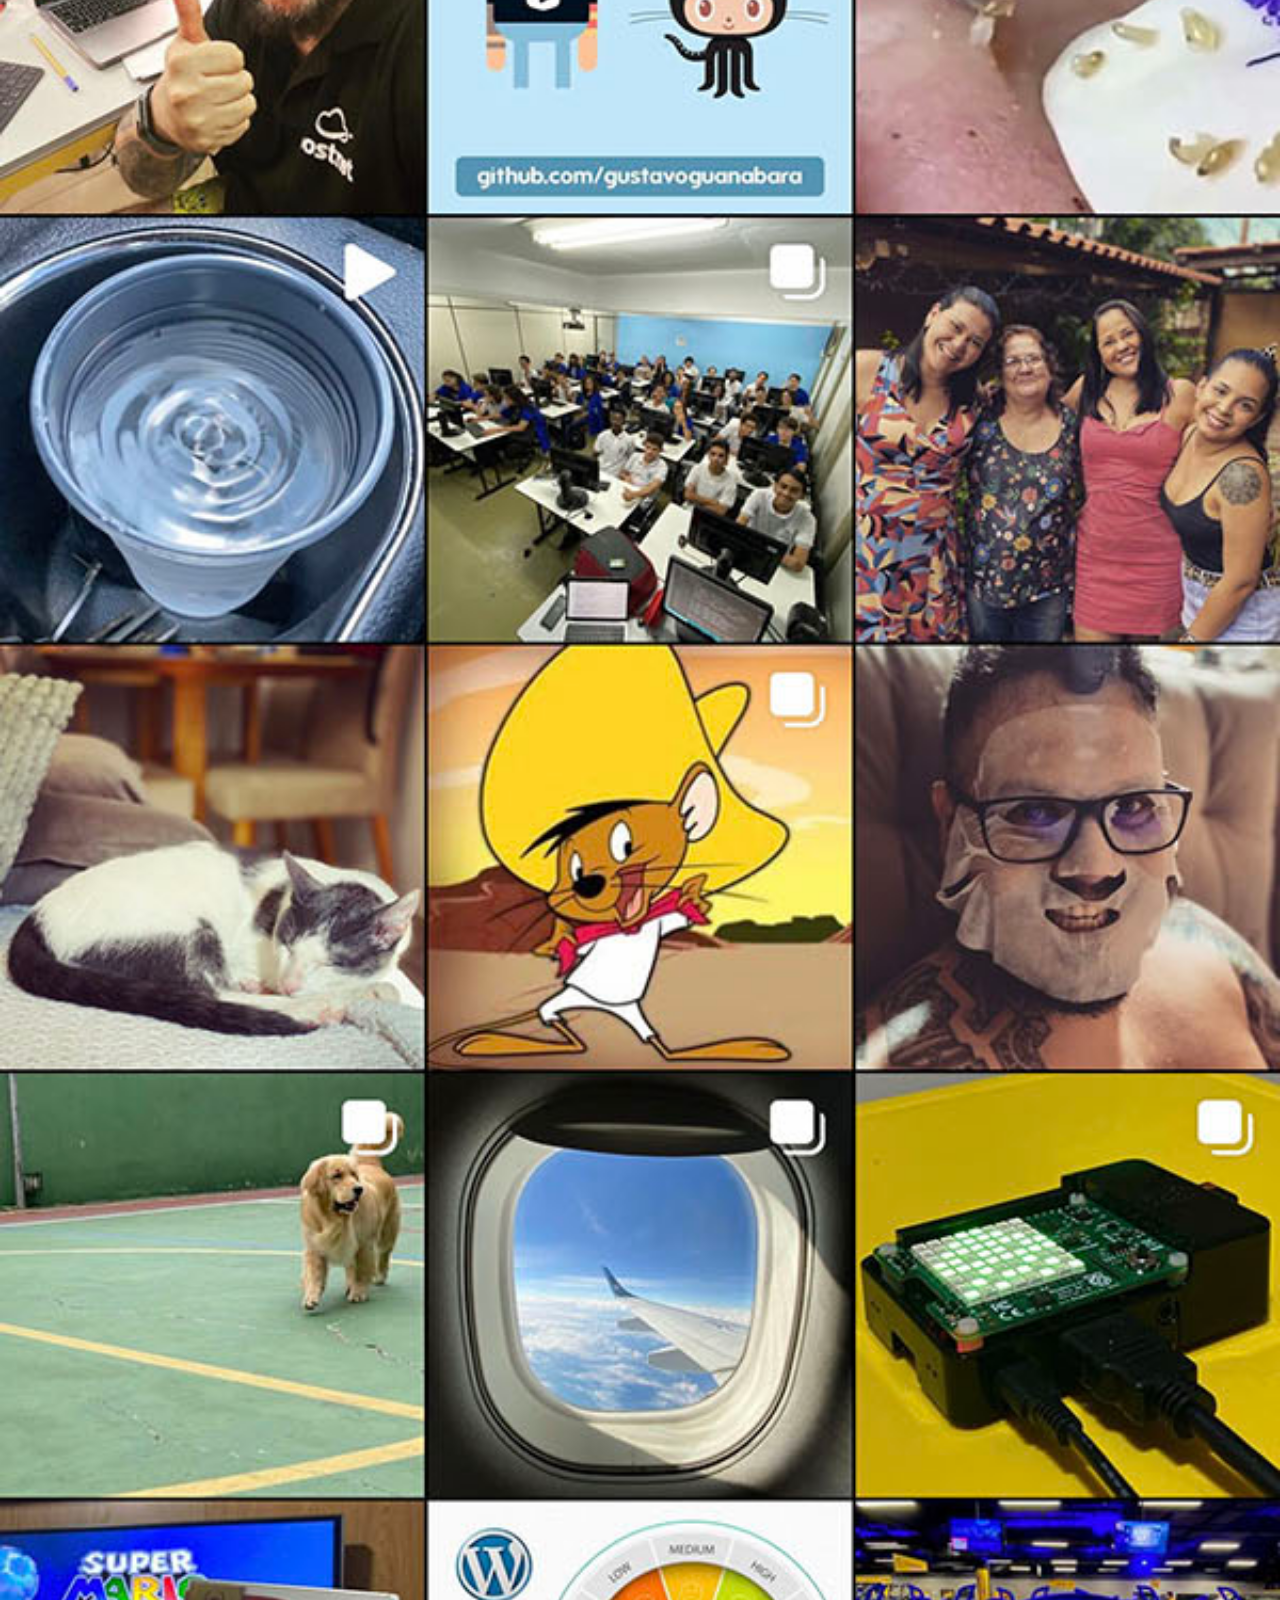
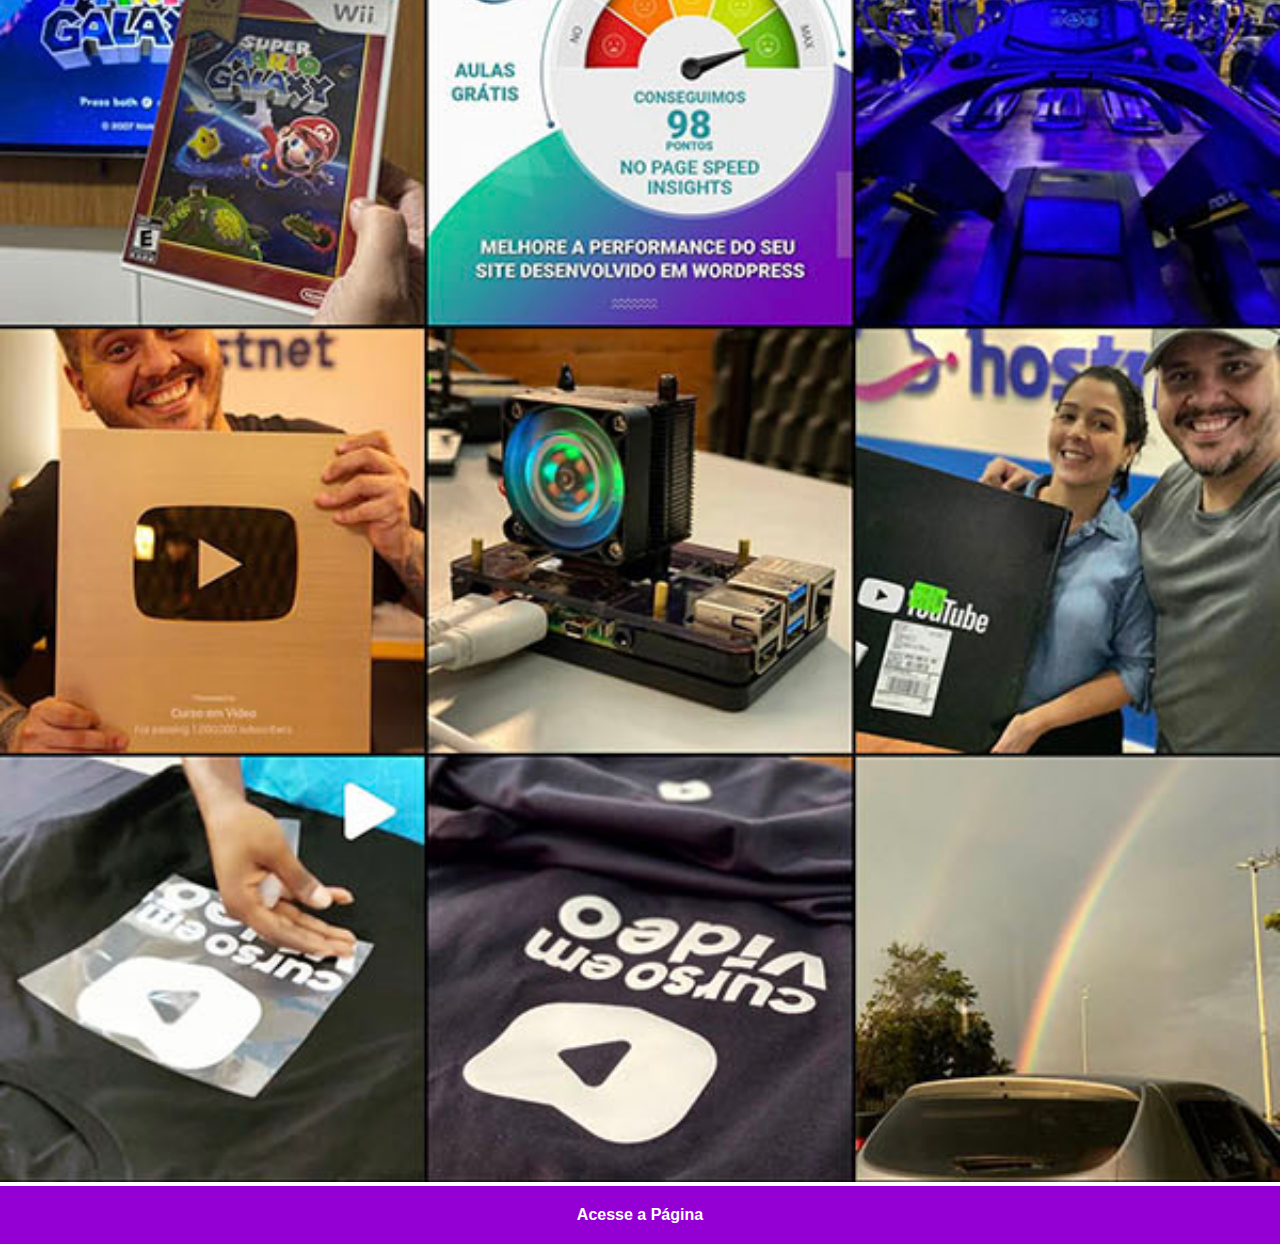
<file: instagram.html>
<!DOCTYPE html>
<html lang="pt-br">
<head>
    <meta charset="UTF-8">
    <meta http-equiv="X-UA-Compatible" content="IE=edge">
    <meta name="viewport" content="width=device-width, initial-scale=1.0">
    <title>Instagram</title>
    <style>
        
        ::-webkit-scrollbar{
            width: 0px;
            height: 0px;
        }

        *{
            font-family: Arial, Helvetica, sans-serif;
            margin: 0px;
            padding: 0px;
        }

        img{
            width: 100vw;
        }

        a{
            display: block;
            background-color: darkviolet;
            color: white;
            padding: 20px;
            text-align: center;
            font-weight: bolder;
            text-decoration: none;
        }

        a:hover{
            text-decoration: underline;
            color: orange;
            font-weight: bold;
            transition: 0.3s;
        }
    </style>
</head>
<body>
    <img src="imagens/tela-instagram.jpg" alt="Instagram">
    <a href="https://www.instagram.com/gustavoguanabara/" target="_blank">Acesse a Página</a>
    
</body>
</html>
</file>
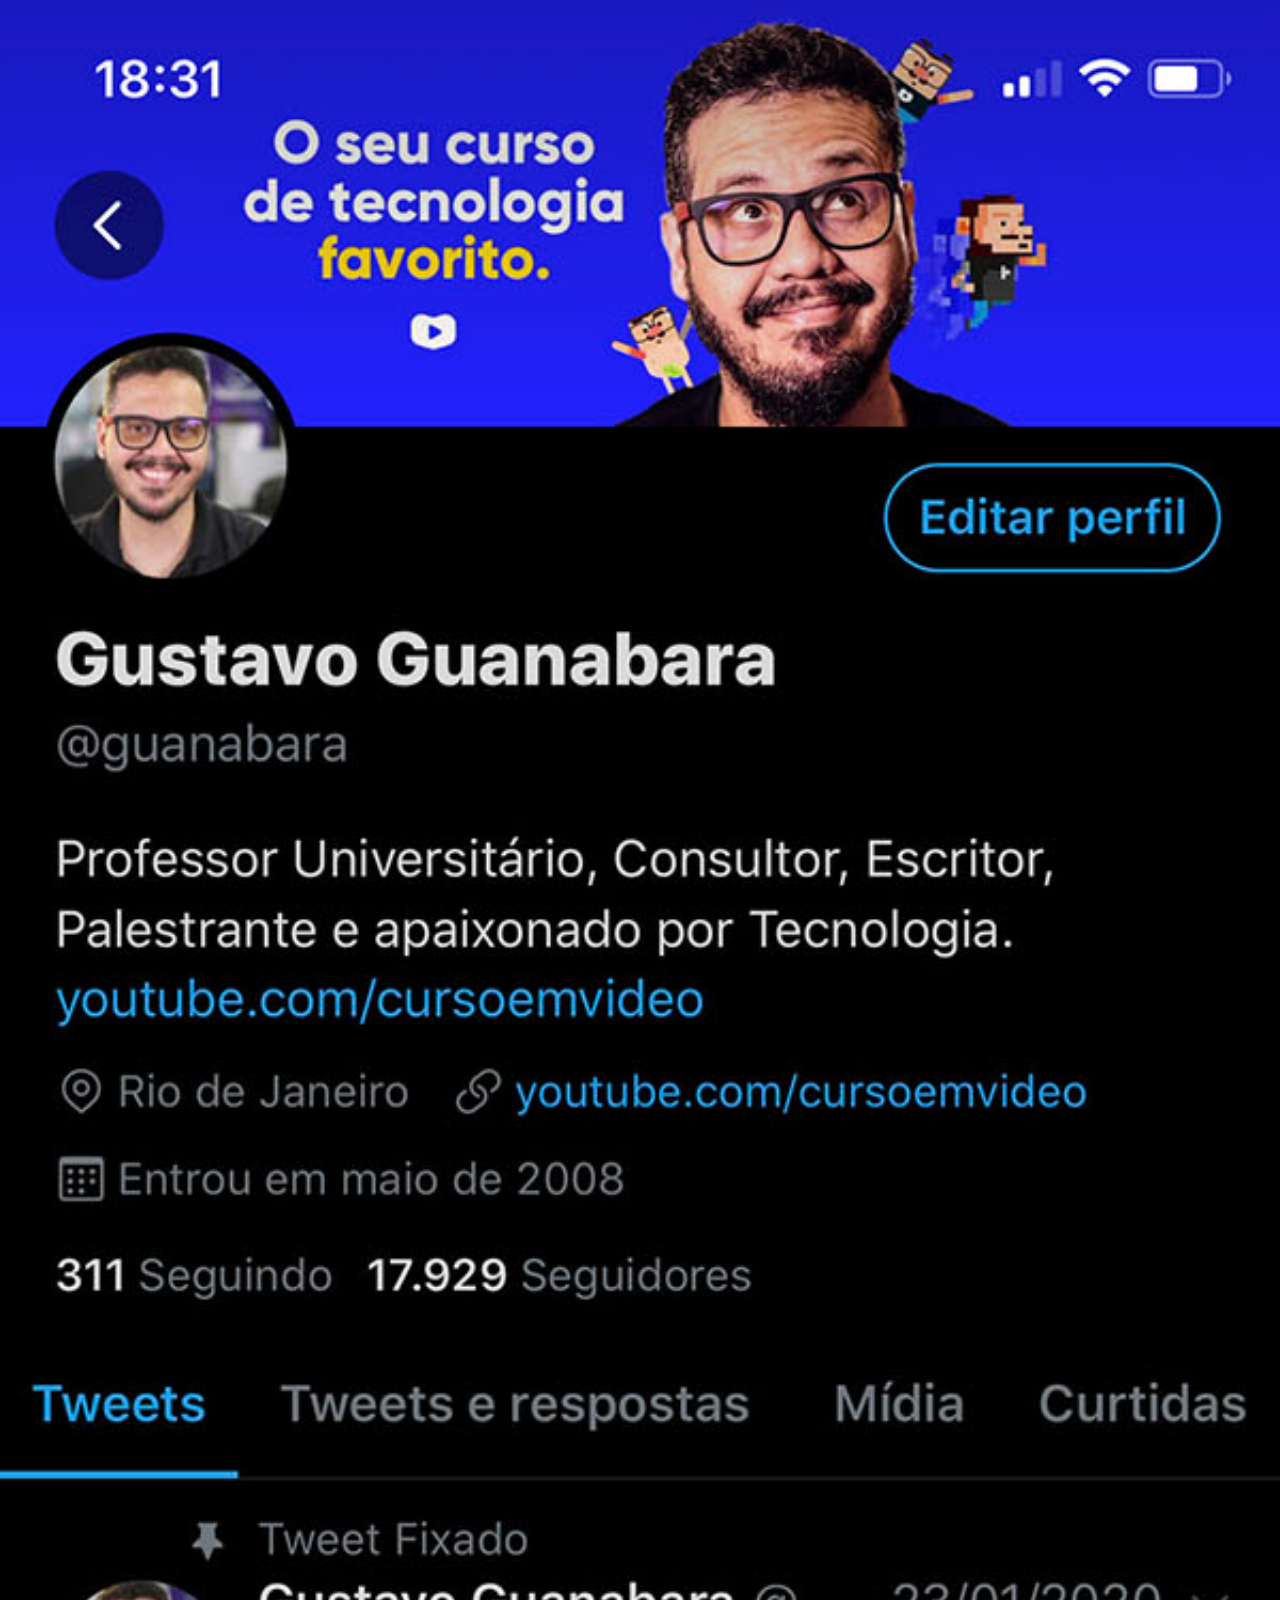
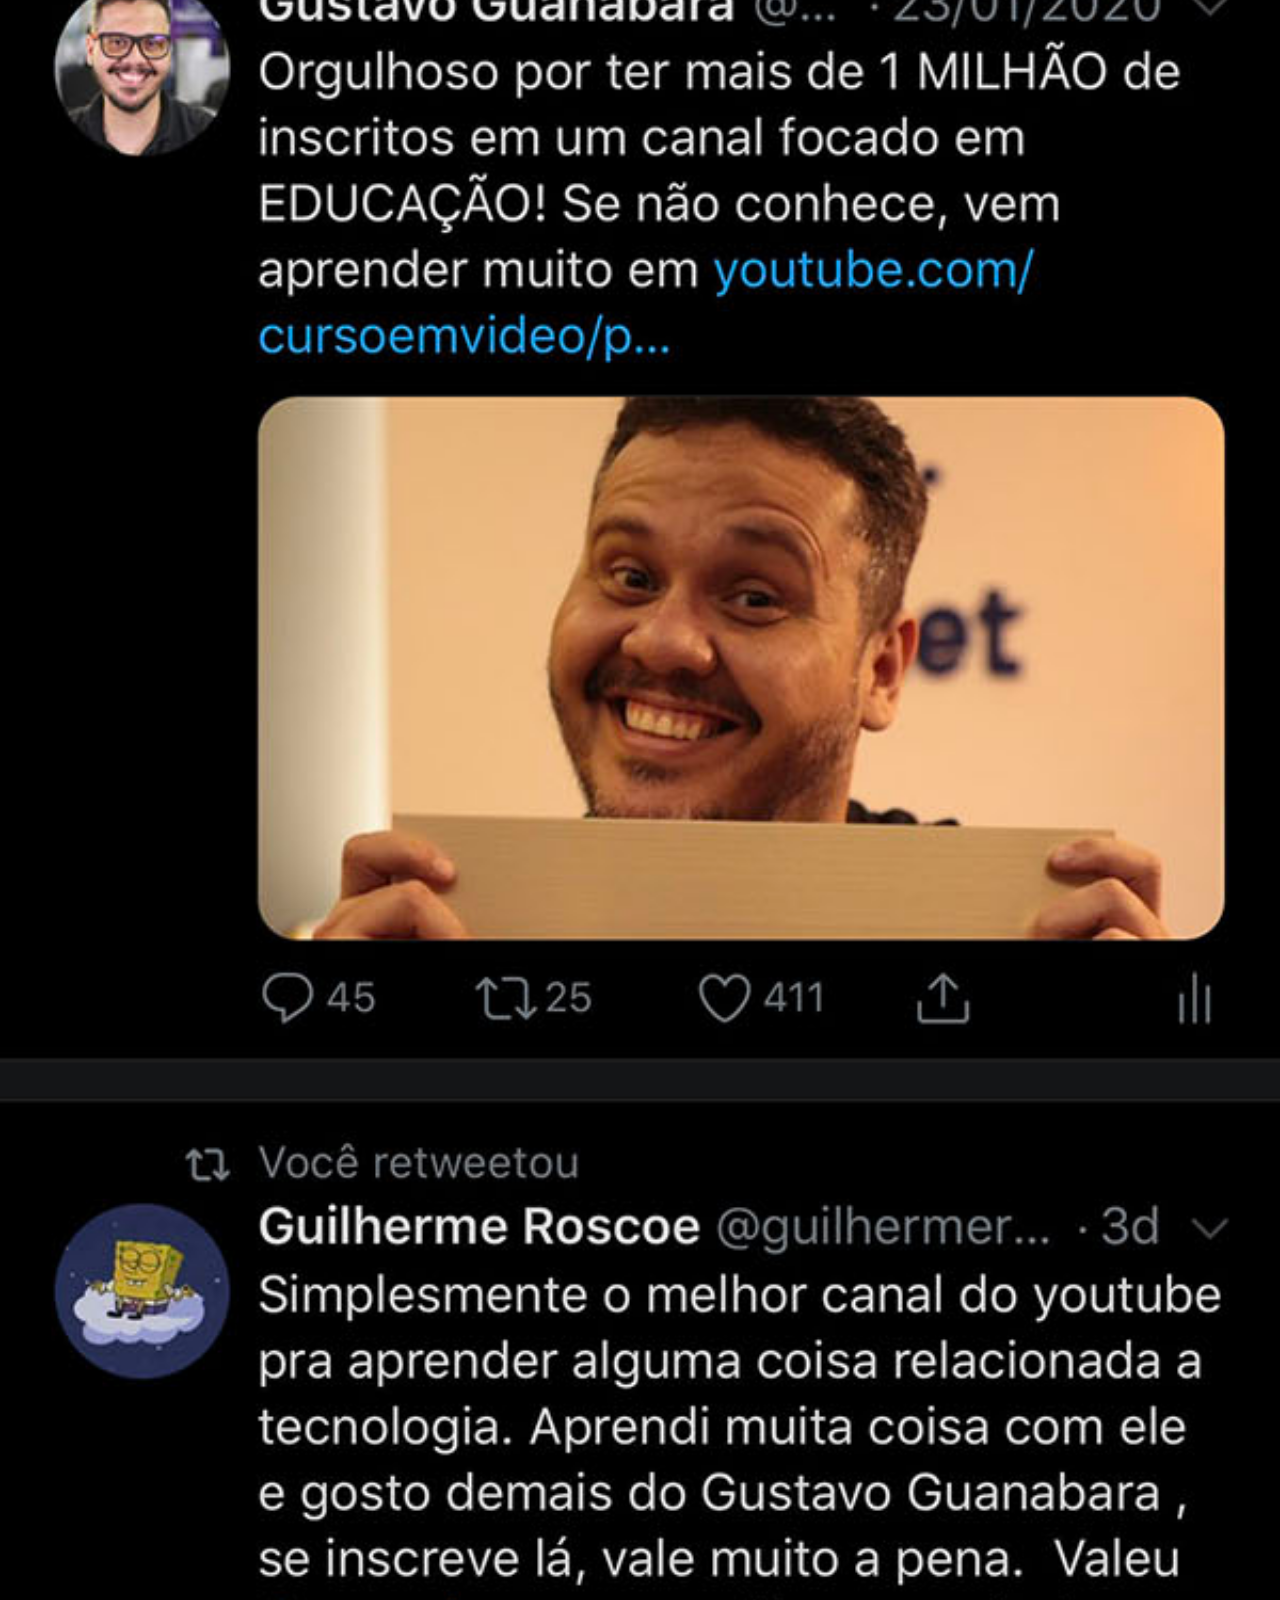
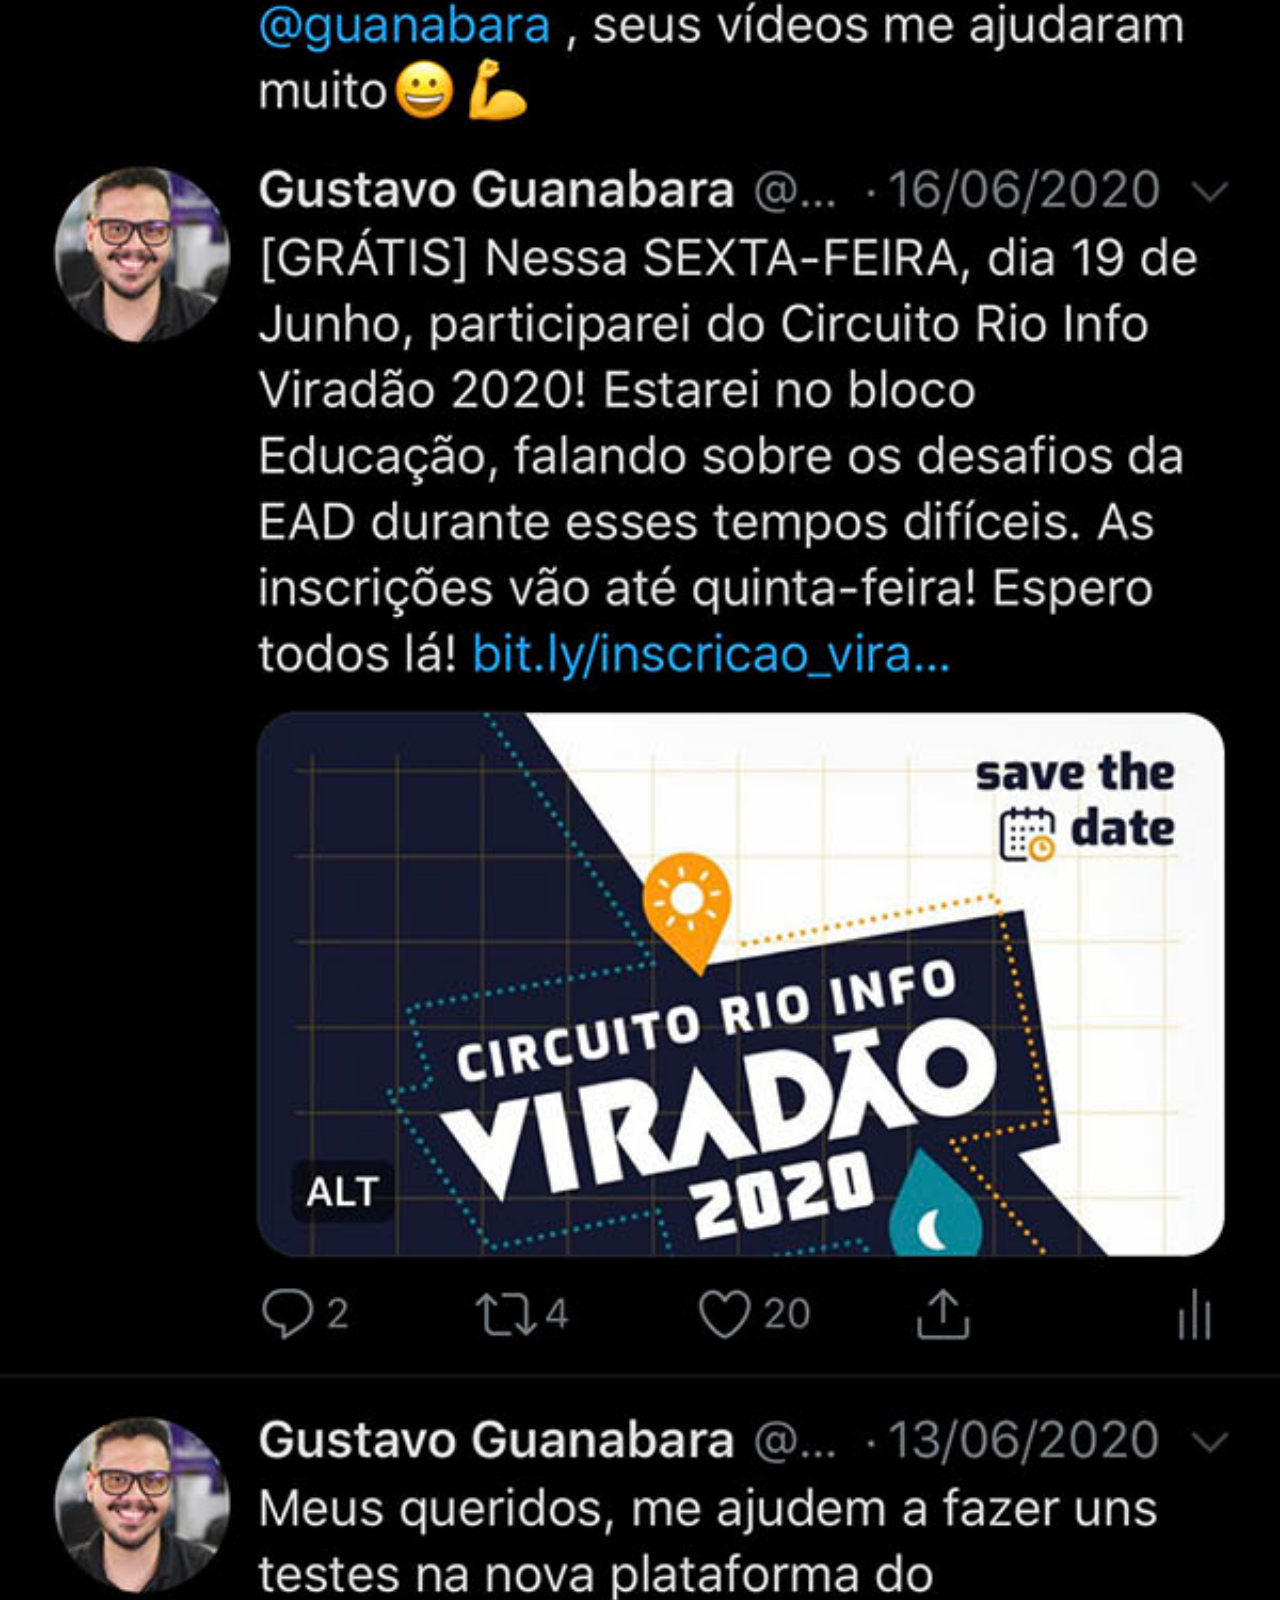
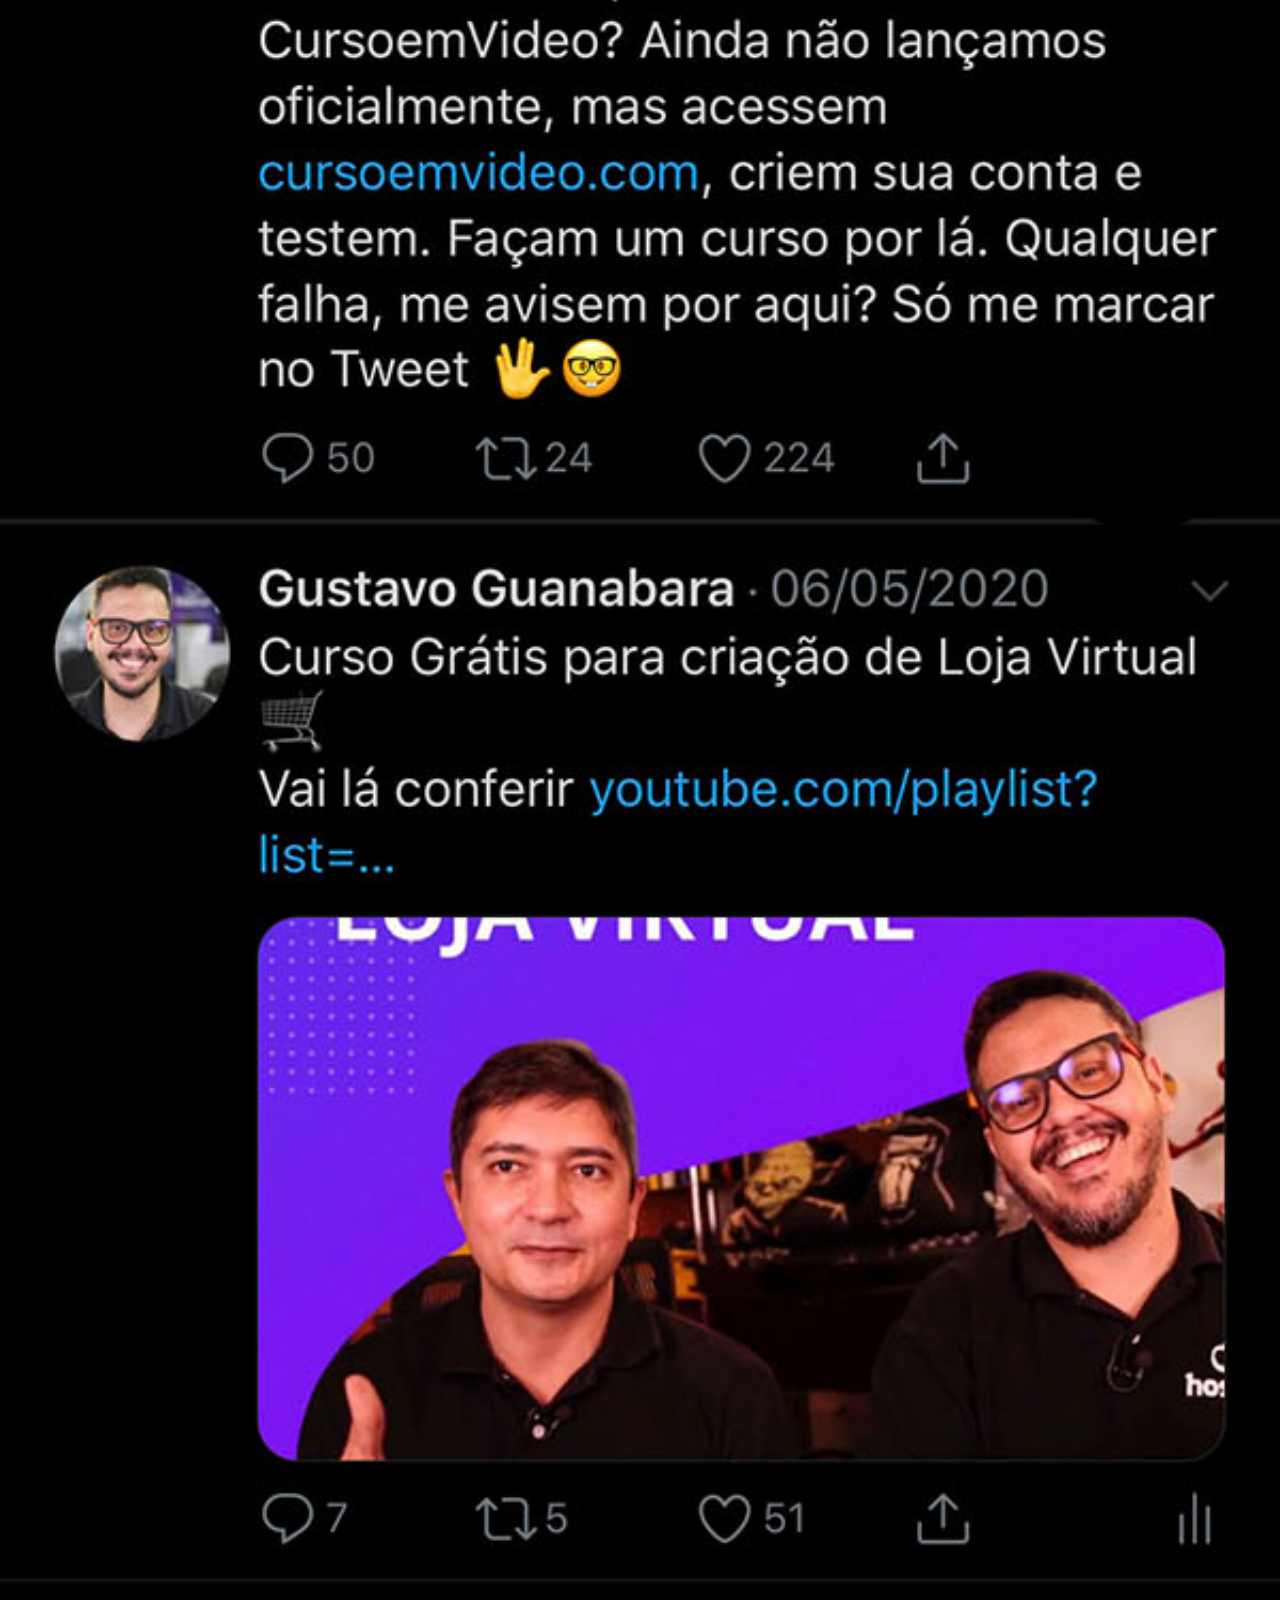
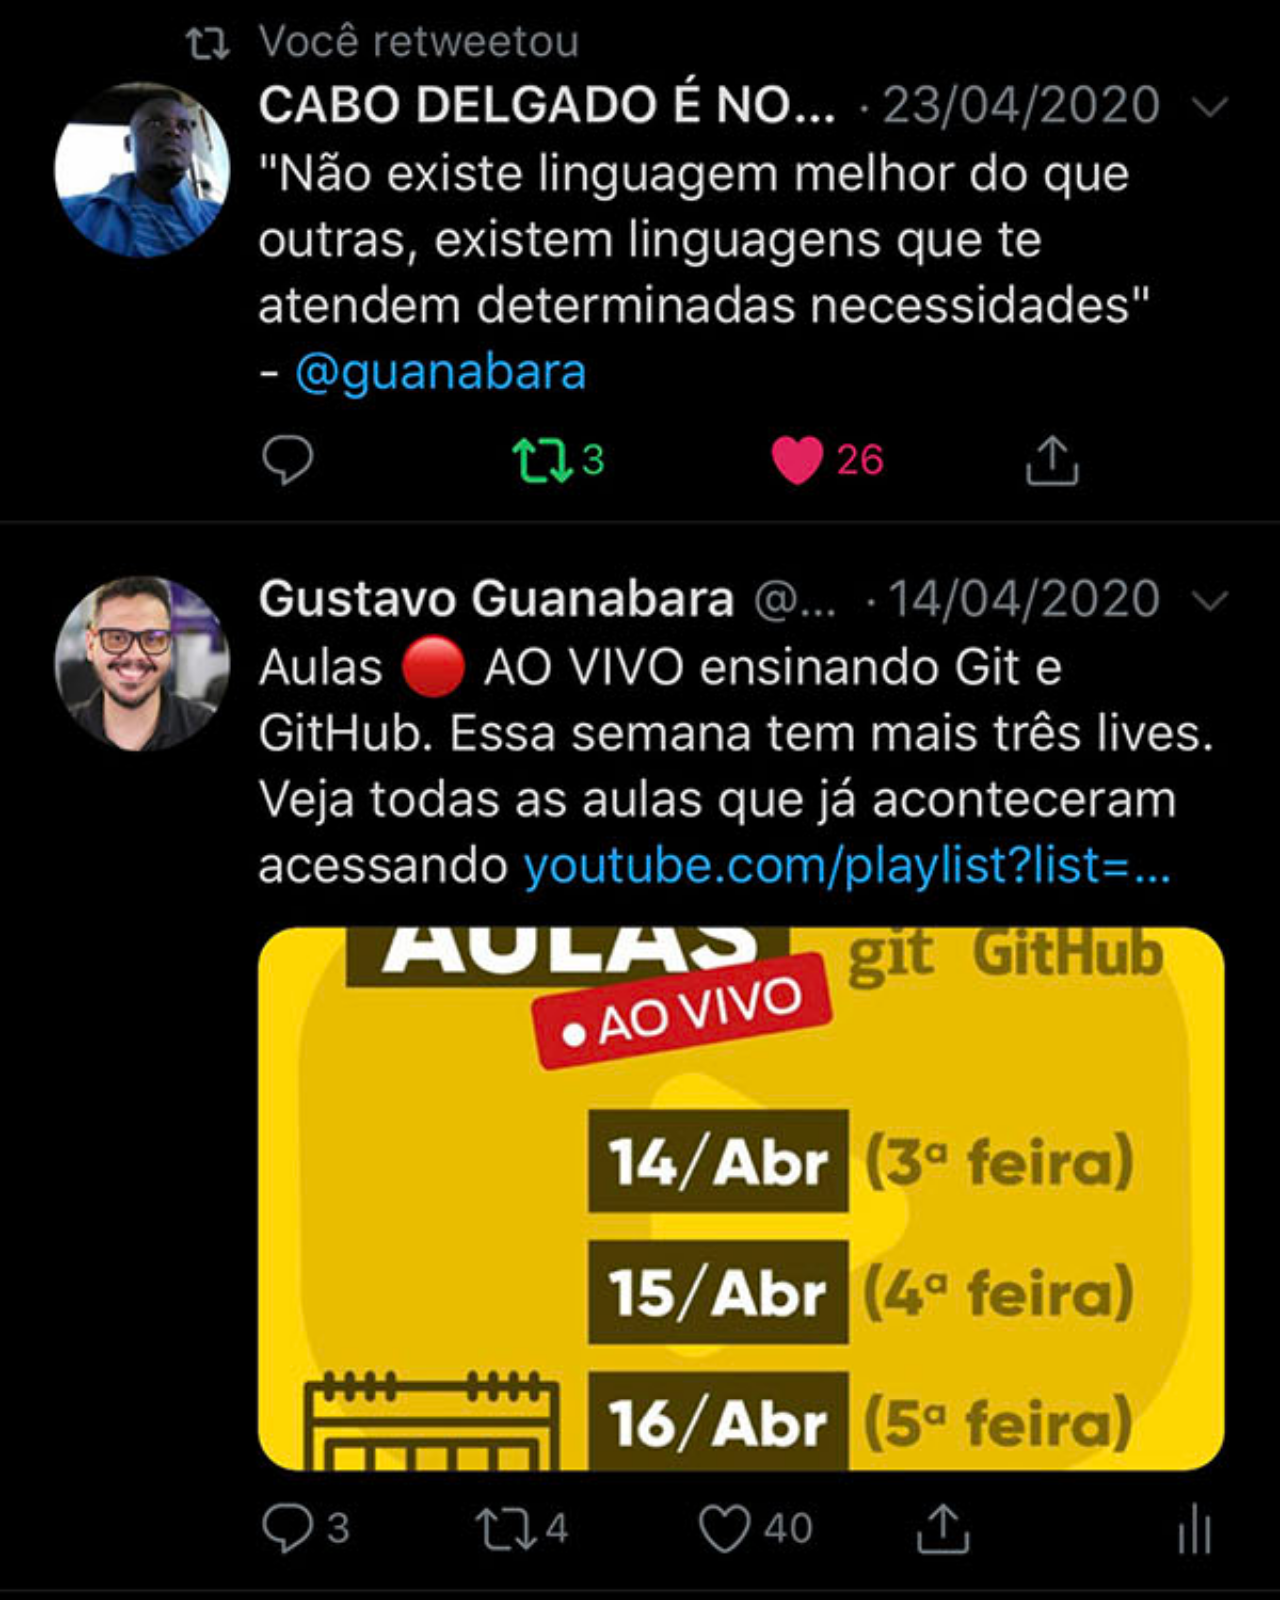
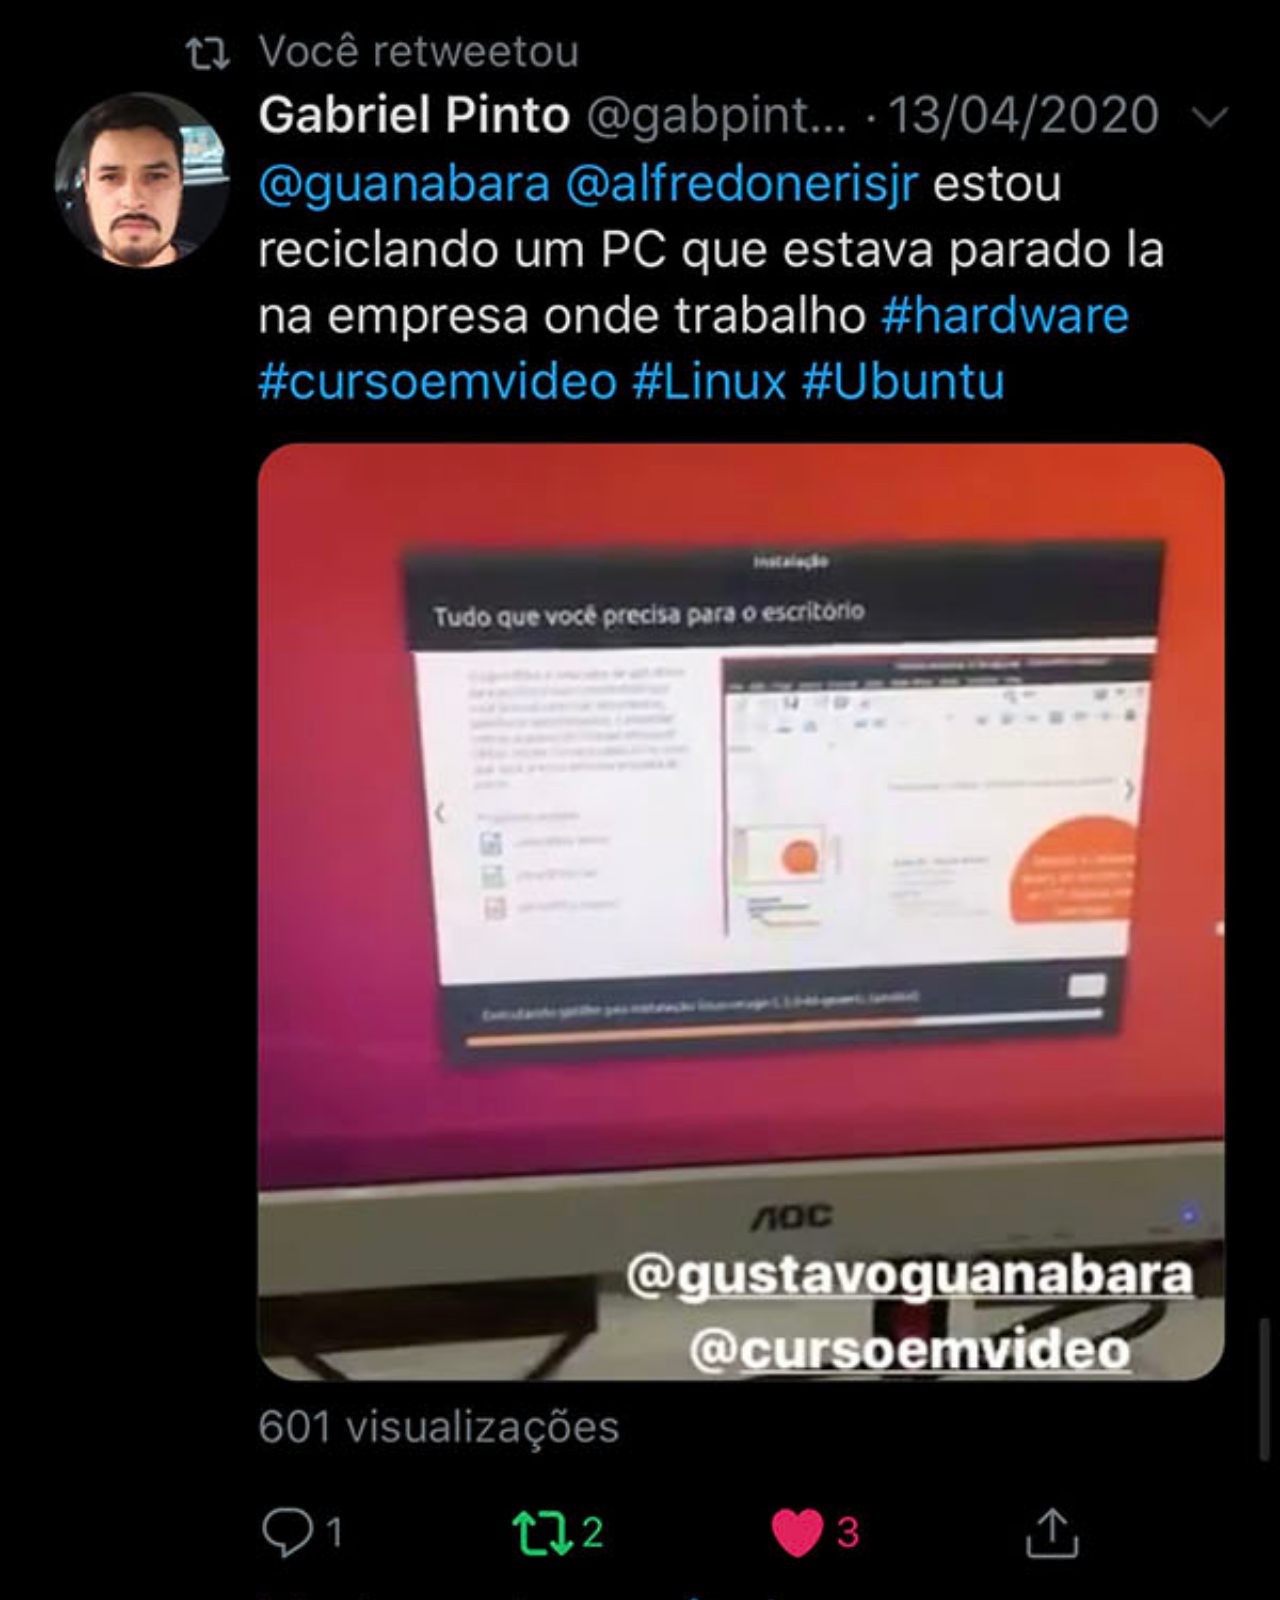
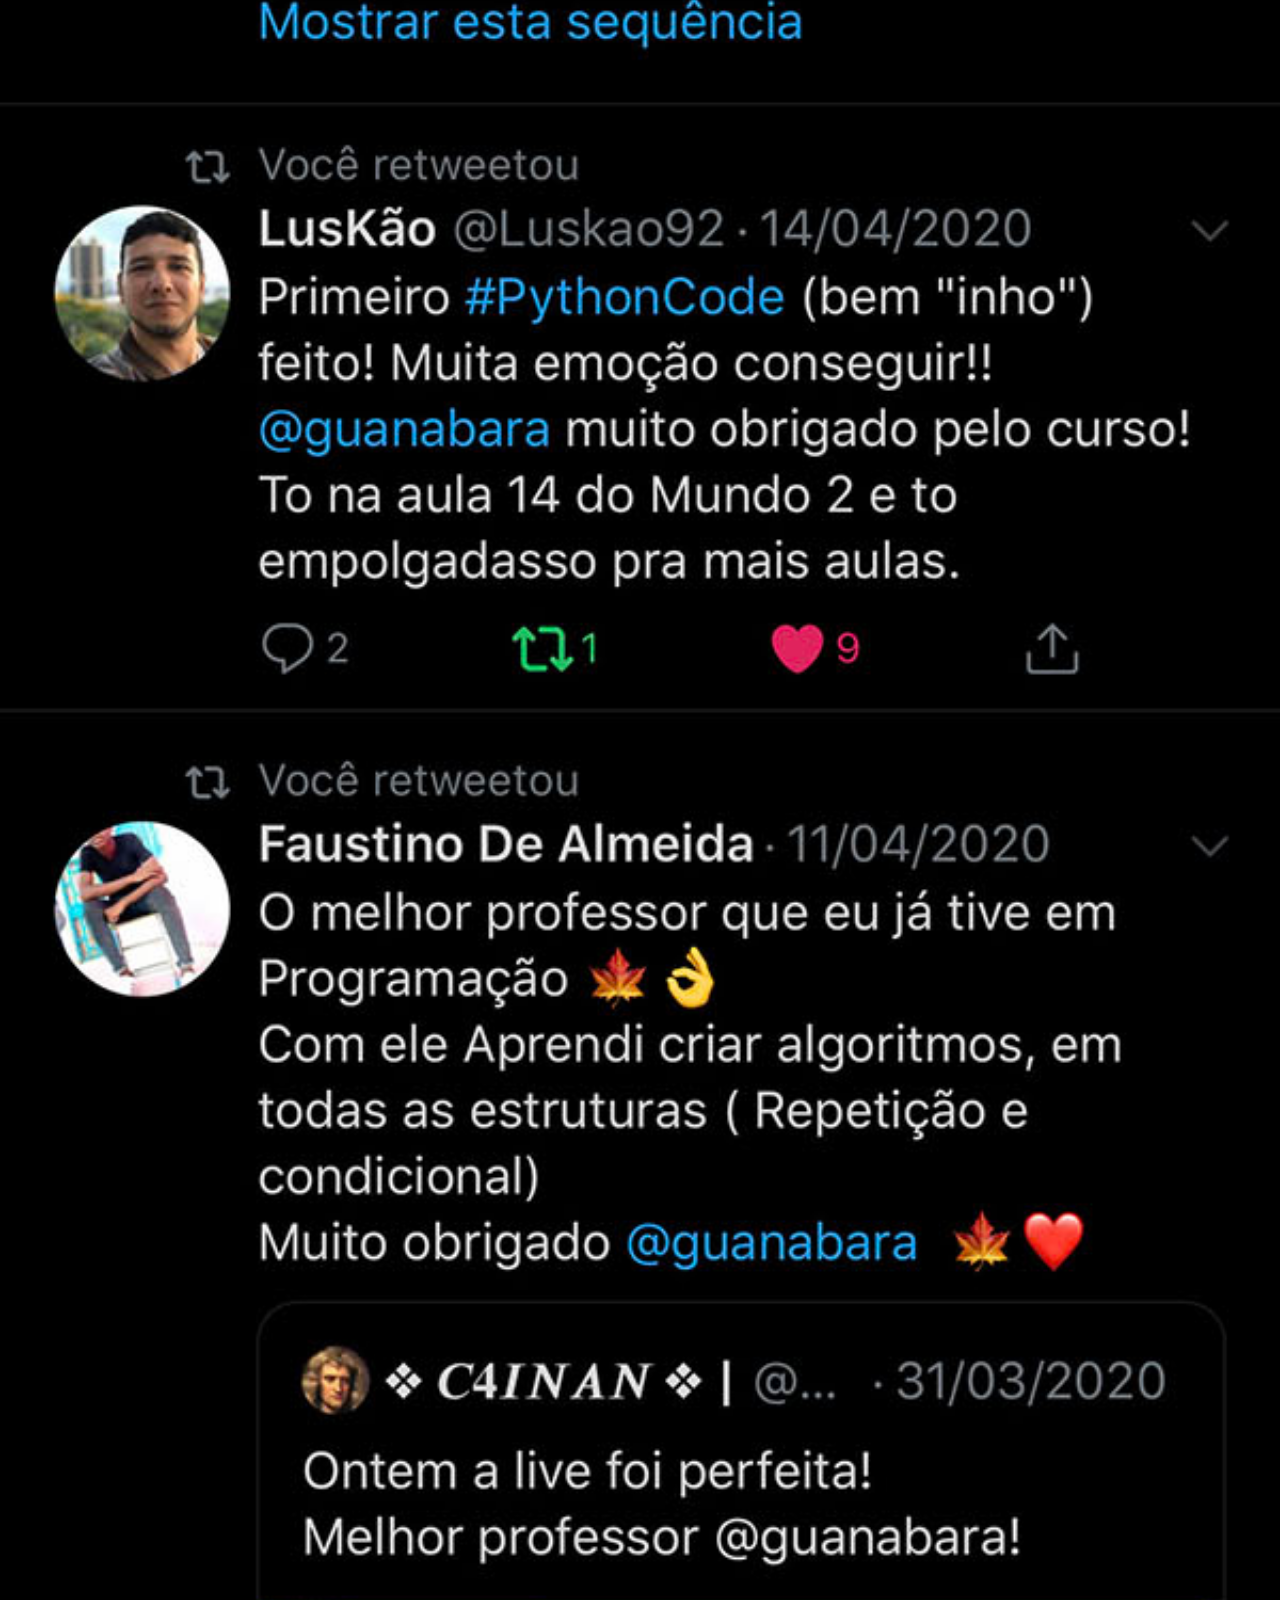
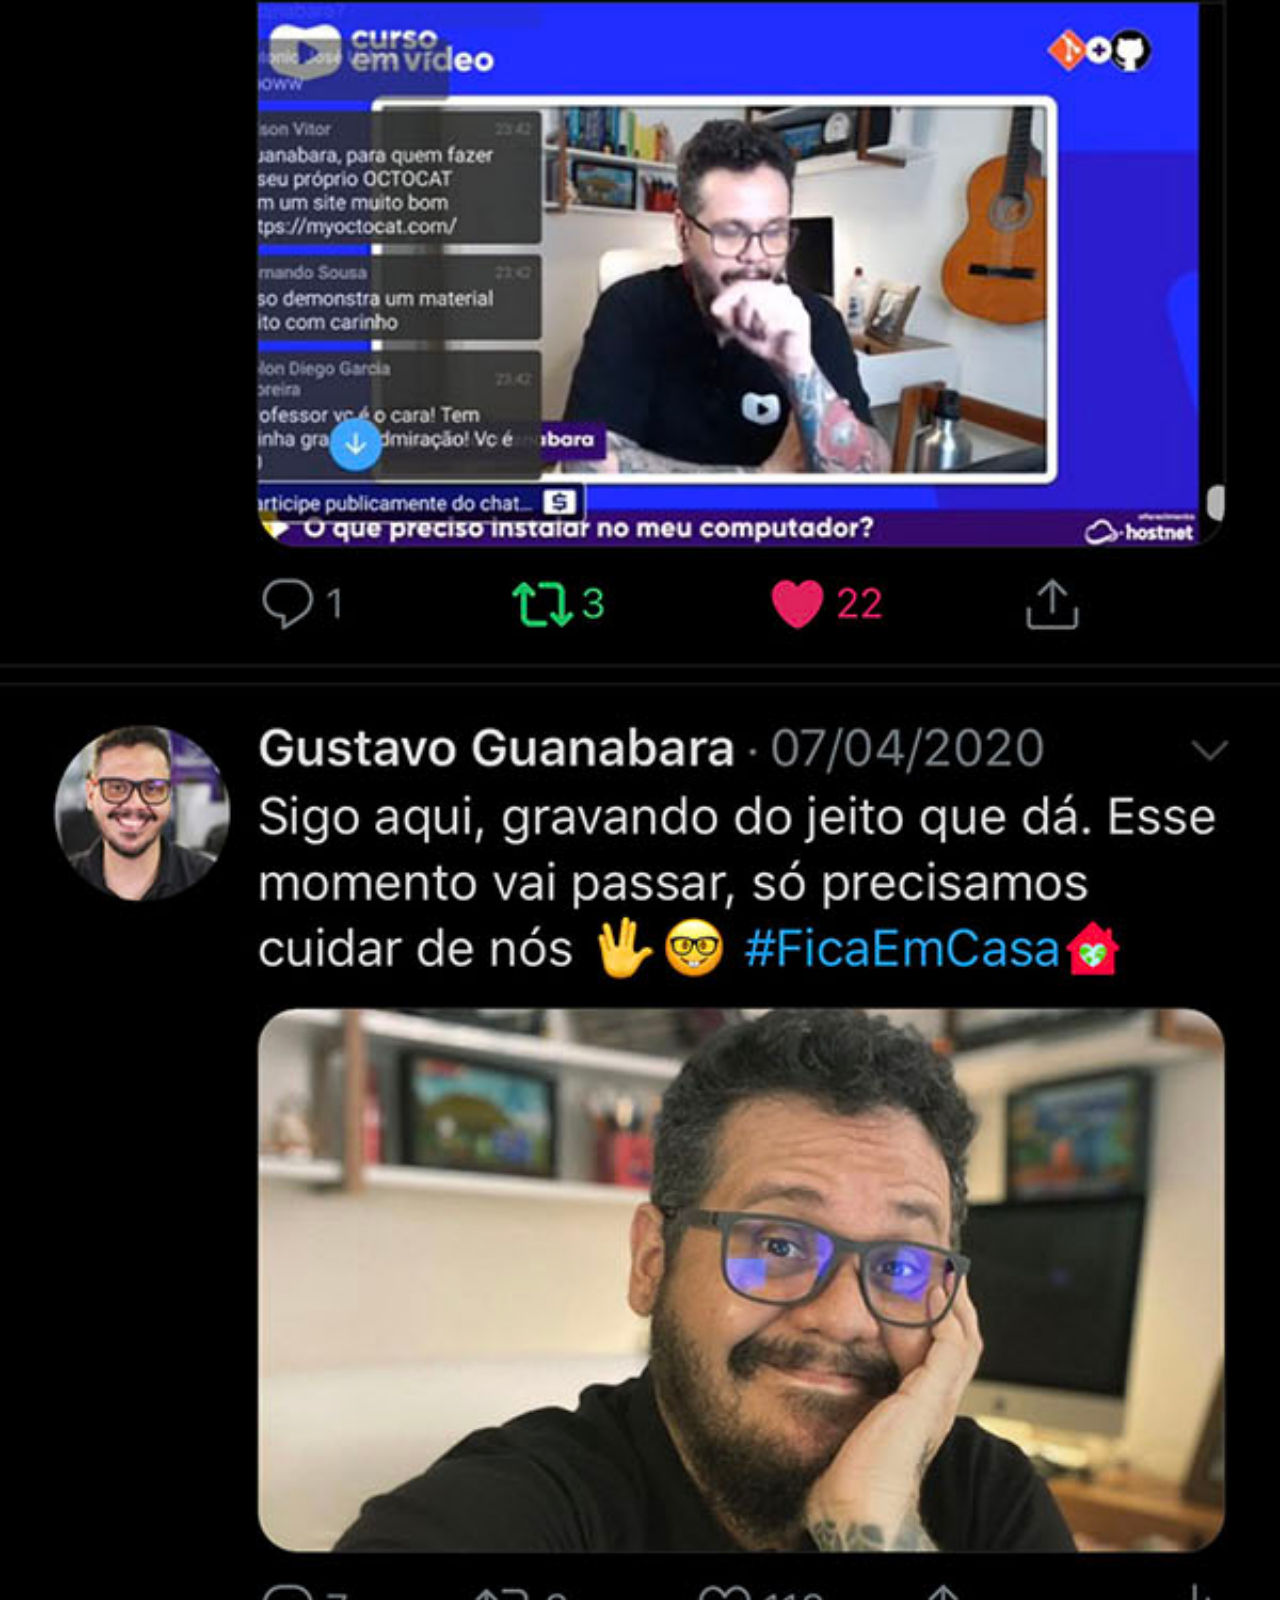
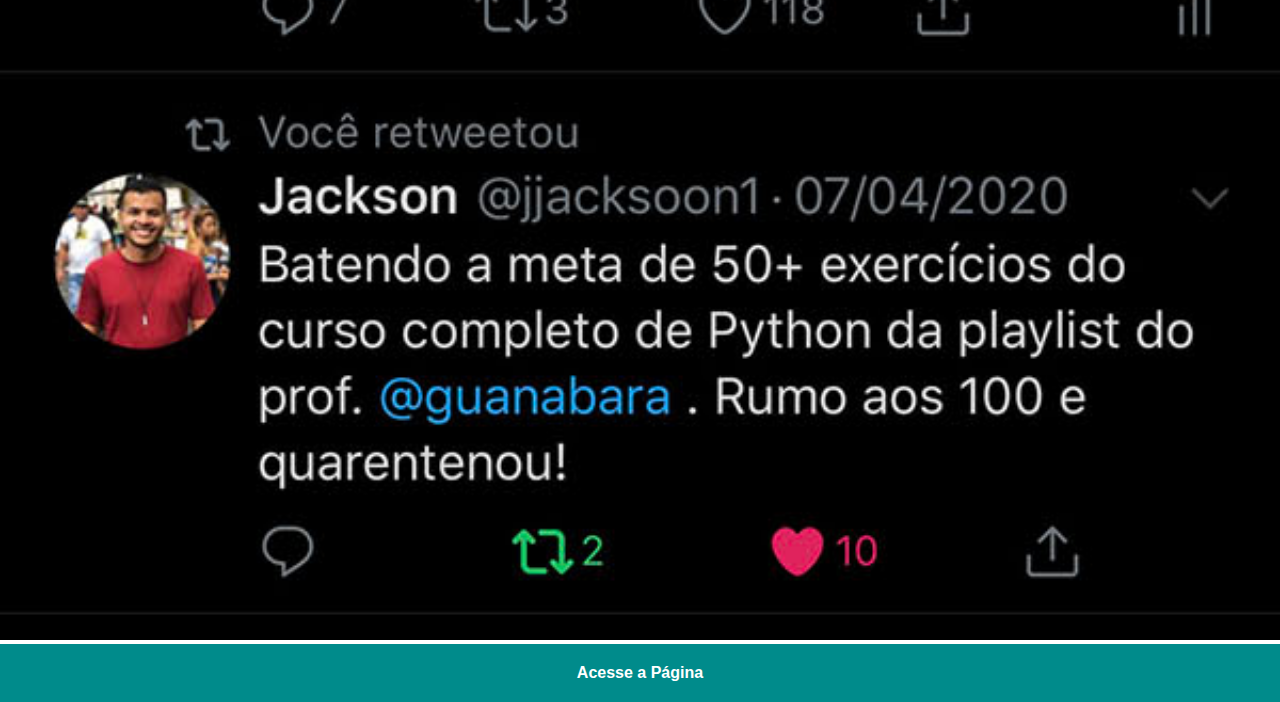
<file: twitter.html>
<!DOCTYPE html>
<html lang="pt-br">
<head>
    <meta charset="UTF-8">
    <meta http-equiv="X-UA-Compatible" content="IE=edge">
    <meta name="viewport" content="width=device-width, initial-scale=1.0">
    <title>Twitter</title>
    <style>
        
        ::-webkit-scrollbar{
            width: 0px;
            height: 0px;
        }

        *{
            font-family: Arial, Helvetica, sans-serif;
            margin: 0px;
            padding: 0px;
        }

        img{
            width: 100vw;
        }

        a{
            display: block;
            background-color: darkcyan;
            color: white;
            padding: 20px;
            text-align: center;
            font-weight: bolder;
            text-decoration: none;
        }

        a:hover{
            text-decoration: underline;
            color: lightcyan;
            font-weight: bold;
            transition: 0.3s;
        }
    </style>
</head>
<body>
    <img src="imagens/tela-twitter.jpg" alt="Twitter">
    <a href="https://twitter.com/guanabara" target="_blank">Acesse a Página</a>
    
</body>
</html>
</file>
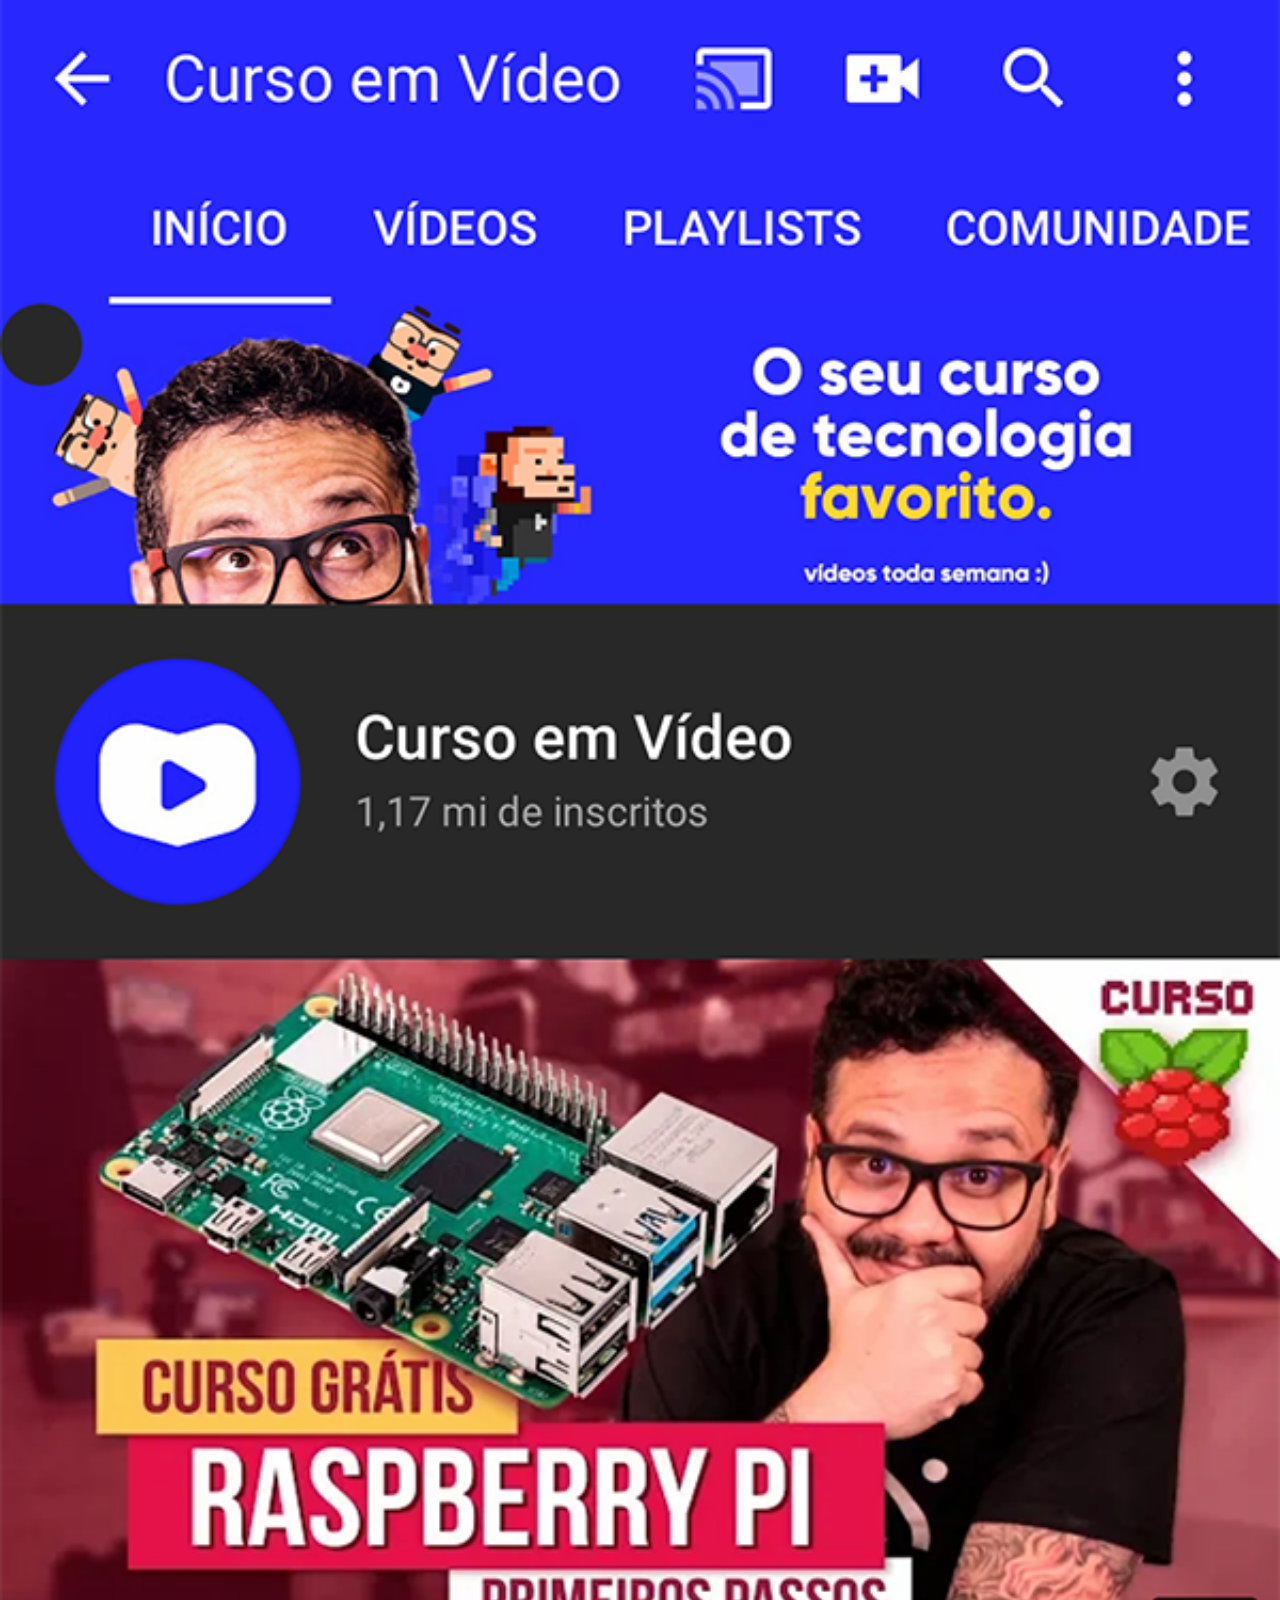
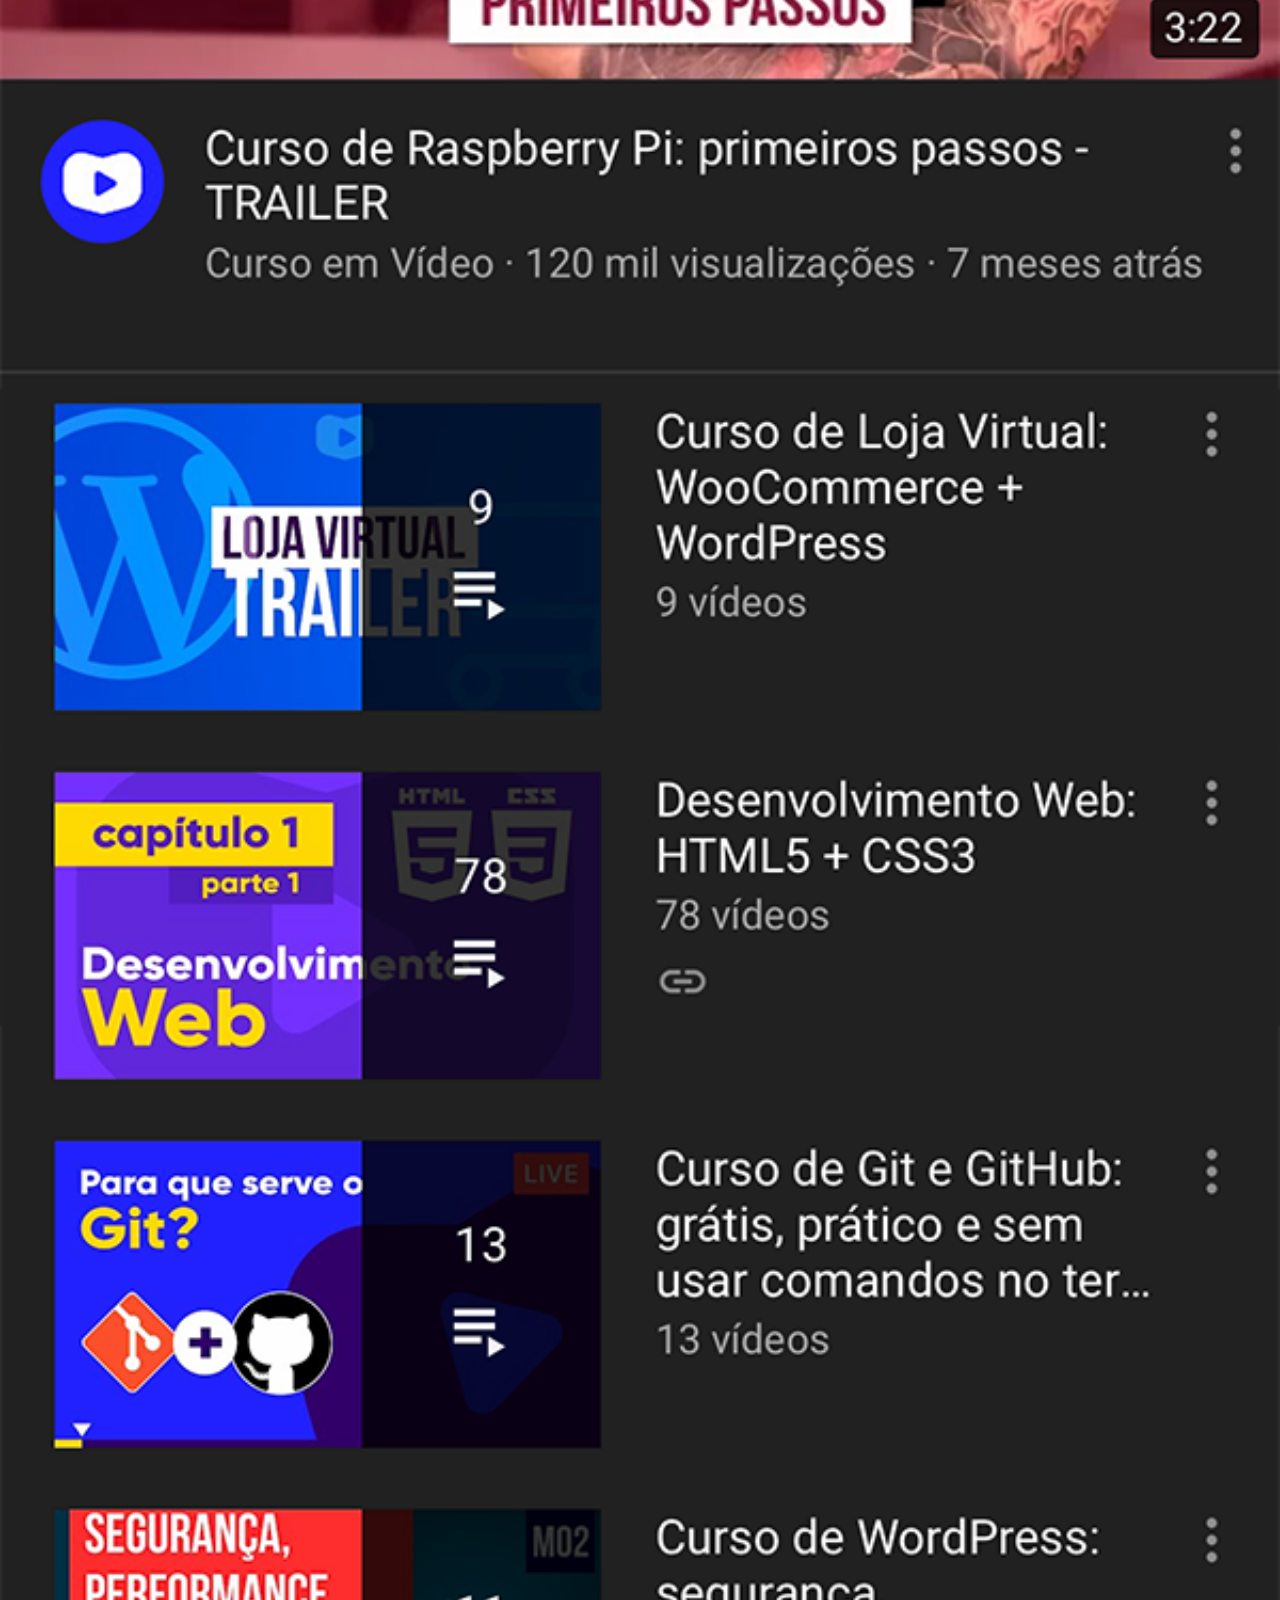
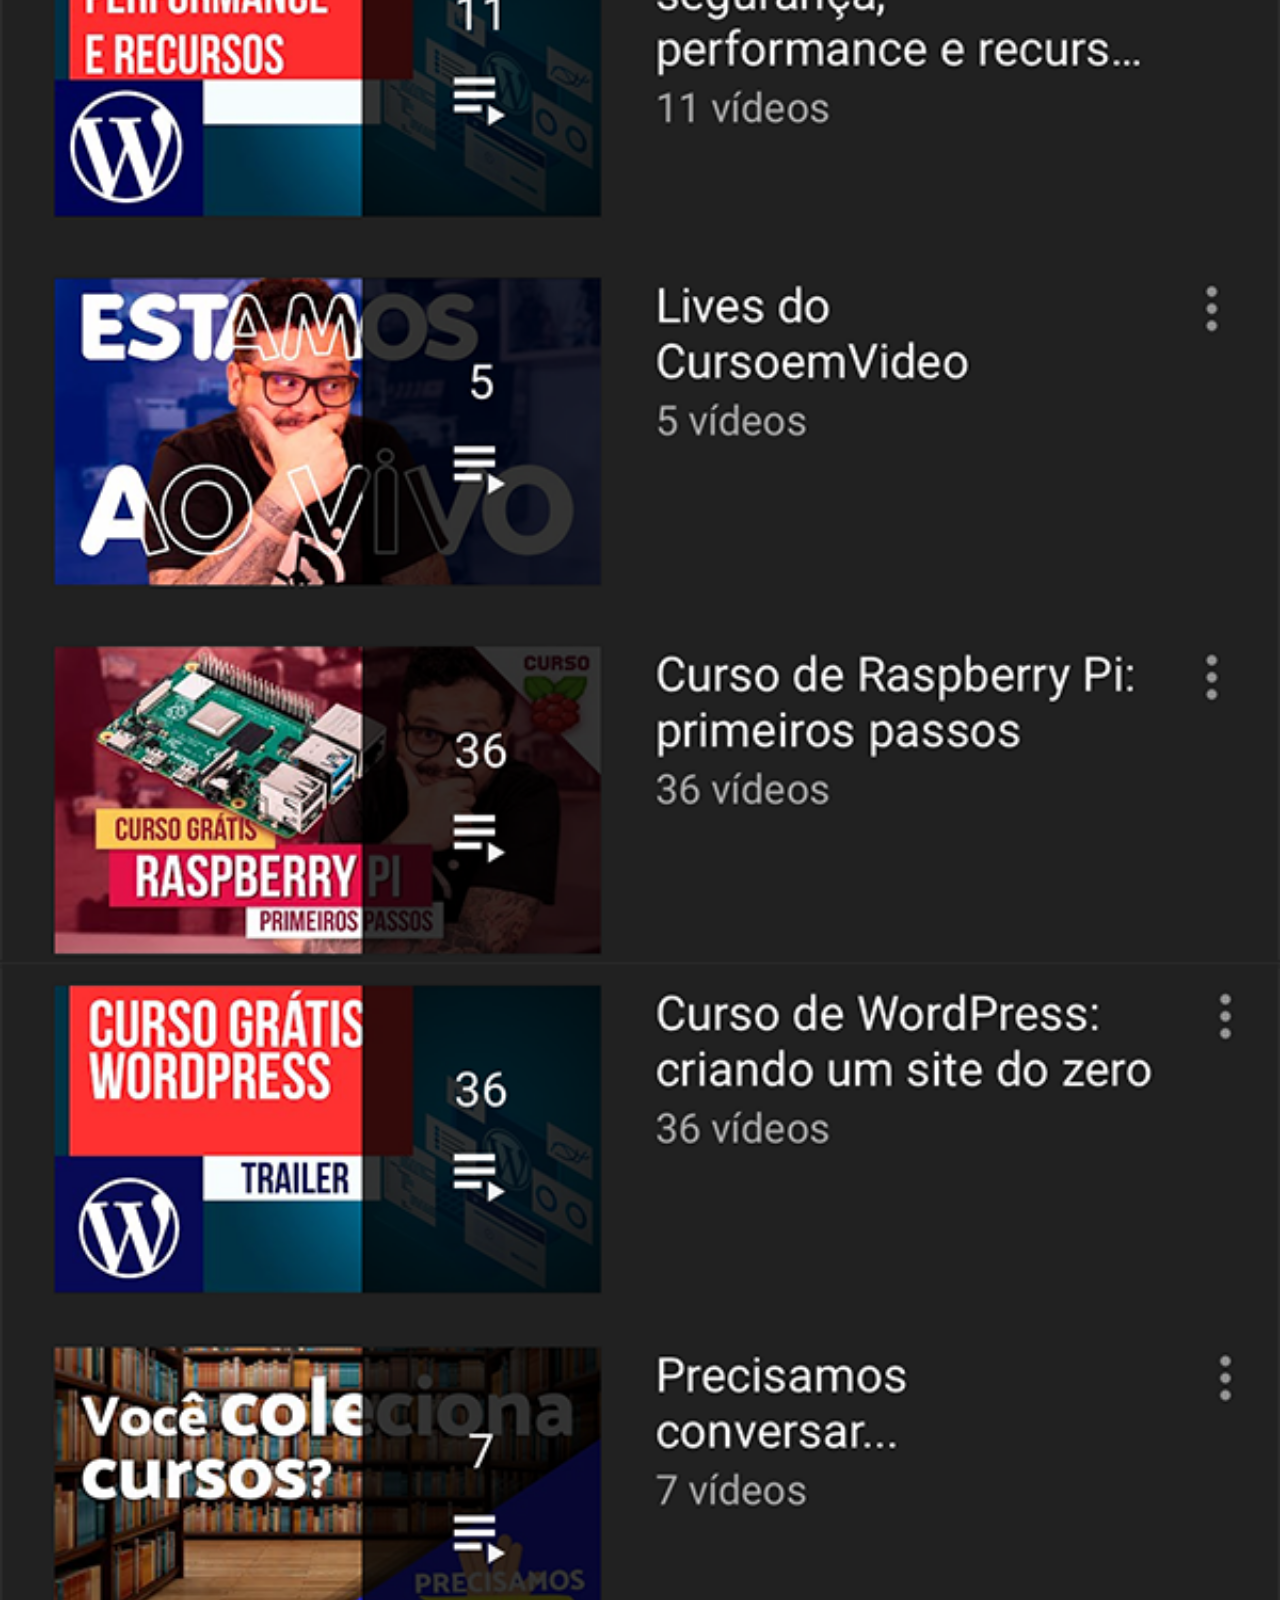
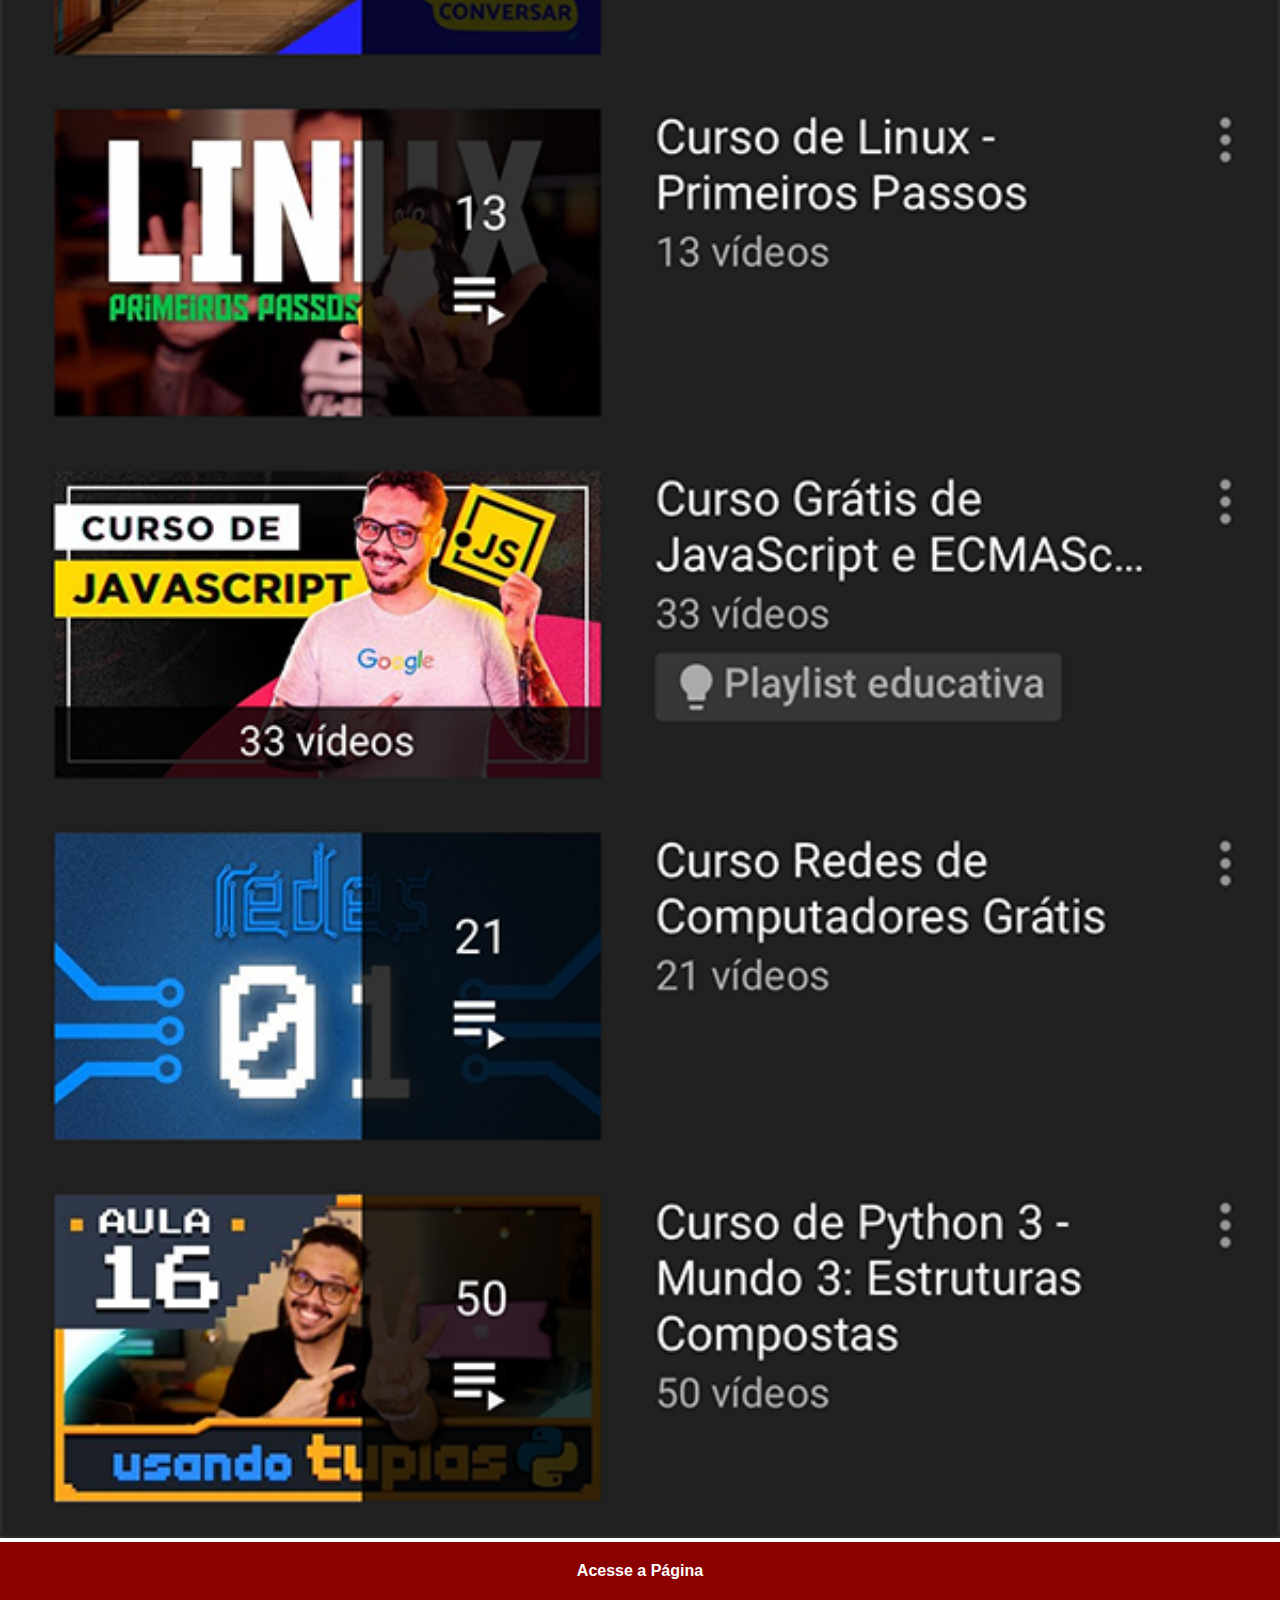
<file: youtube.html>
<!DOCTYPE html>
<html lang="pt-br">
<head>
    <meta charset="UTF-8">
    <meta http-equiv="X-UA-Compatible" content="IE=edge">
    <meta name="viewport" content="width=device-width, initial-scale=1.0">
    <title>Youtube</title>
    <style>
        
        ::-webkit-scrollbar{
            width: 0px;
            height: 0px;
        }

        *{
            font-family: Arial, Helvetica, sans-serif;
            margin: 0px;
            padding: 0px;
        }

        img{
            width: 100vw;
        }

        a{
            display: block;
            background-color: darkred;
            color: white;
            padding: 20px;
            text-align: center;
            font-weight: bolder;
            text-decoration: none;
        }

        a:hover{
            text-decoration: underline;
            color: salmon;
            font-weight: bold;
            transition: 0.3s;
        }
    </style>
</head>
<body>
    <img src="imagens/tela-youtube.png" alt="Youtube">
    <a href="https://www.youtube.com/@CursoemVideo" target="_blank">Acesse a Página</a>
    
</body>
</html>
</file>
<file: estilos/style.css>
@charset "UTF-8";

*{
    margin: 0px;
    padding: 0px;
    font-family: Arial, Helvetica, sans-serif;
}

html, body{
    height: 100vh;
    width: 100vw;
    background-color: black;
}

body{
    background: url(../imagens/fundo-madeira.jpg) no-repeat top center;
    background-size: cover;
    background-attachment: fixed;
}

main{
    height: 96vh;
    position: relative;
}

section#telefone{
    position: absolute;
    top: 50%;
    left: 50%;
    transform: translate(-50%, -50%);

    height: 627px;
    width: 311px;
    background:url(../imagens/frame-iphone.png) no-repeat;
}

iframe#tela{
    position: relative;
    top: 80px;
    left: 22px;
    width: 268px;
    height: 472px;
}

section#redes-sociais{
    text-align: right;
}

section#redes-sociais img{
    width: 50px;
    margin: 10px;
    border-radius: 50%;
    box-shadow: 2px 2px 5px rgba(0, 0, 0, 0.432);
    box-sizing: border-box;
}

section#redes-sociais img:hover{
    border: 2px solid rgb(255, 255, 255);
    transform: translate(-5px, -5px);
    box-shadow: 5px 5px 10px rgba(0, 0, 0, 0.589);
    transition: 0.5s, border 0.7s;
}
</file>
